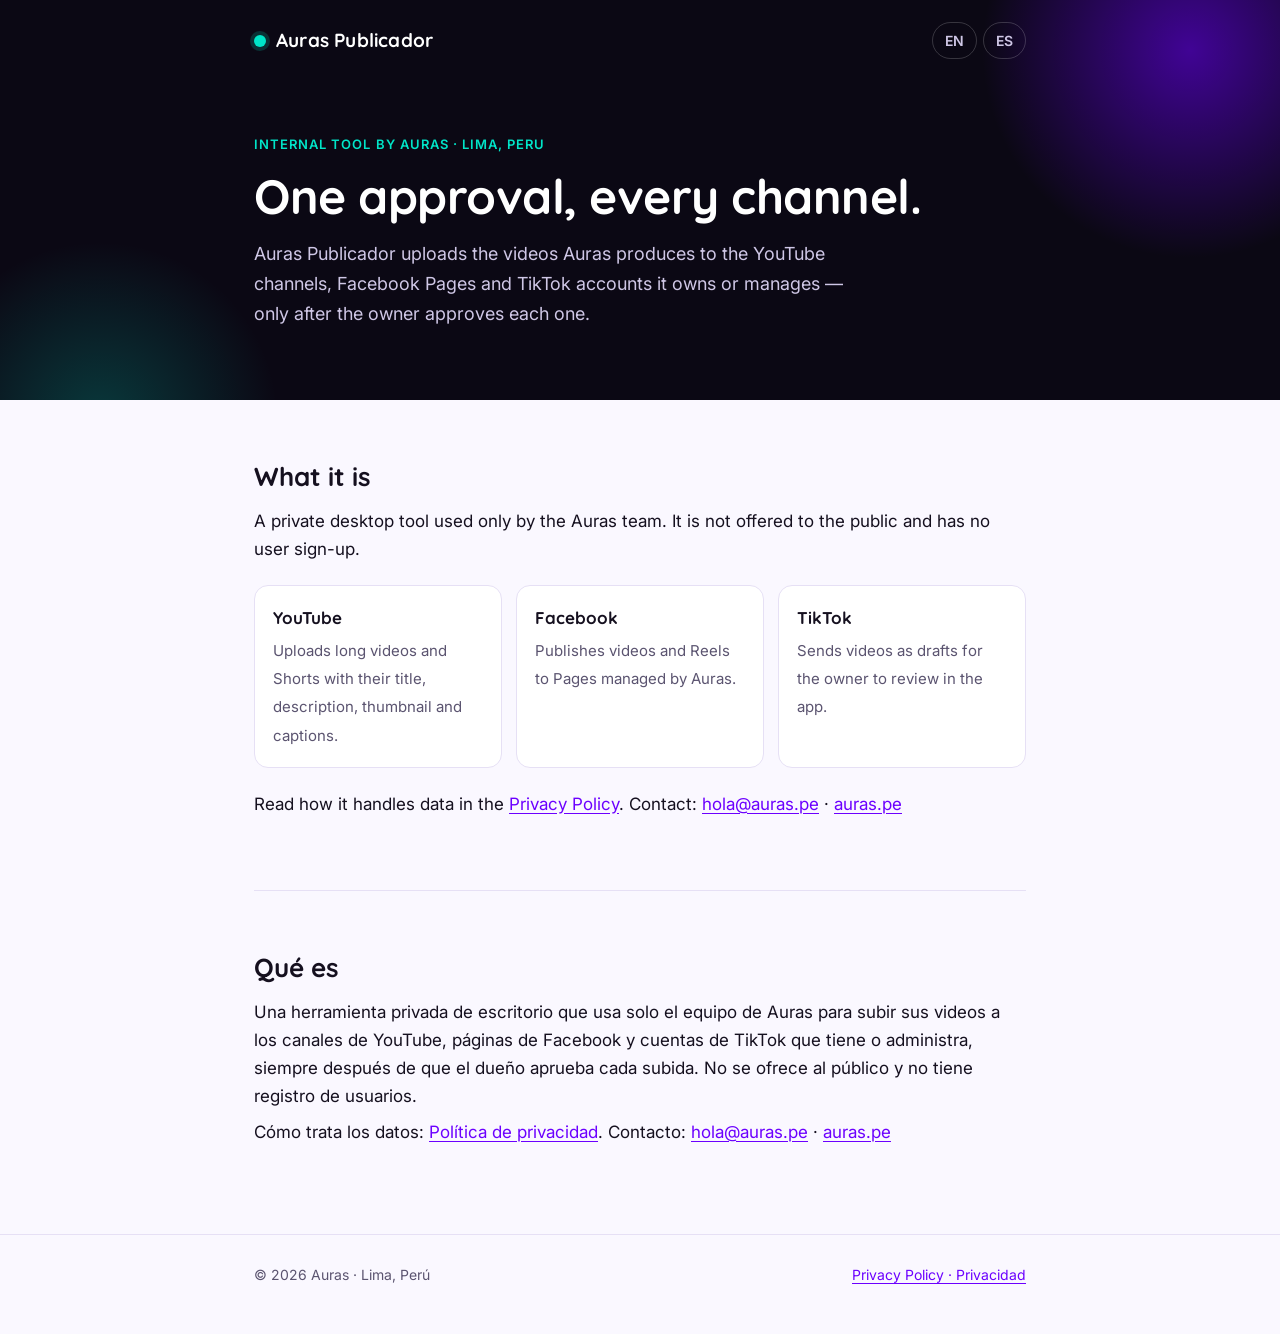
<file: publicador/index.html>
<!DOCTYPE html>
<html lang="en">
<head>
<meta charset="utf-8">
<meta name="viewport" content="width=device-width,initial-scale=1">
<title>Auras Publicador</title>
<meta name="description" content="Auras Publicador: the internal tool Auras uses to publish its own videos to YouTube, Facebook and TikTok.">
<link rel="preconnect" href="https://fonts.googleapis.com"><link rel="preconnect" href="https://fonts.gstatic.com" crossorigin>
<link href="https://fonts.googleapis.com/css2?family=Inter:wght@400;600&family=Quicksand:wght@600;700&display=swap" rel="stylesheet">
<link rel="stylesheet" href="estilo.css">
</head>
<body>
<header class="cabecera">
  <div class="envoltura">
    <nav class="barra">
      <a class="marca" href="./"><span class="punto"></span>Auras Publicador</a>
      <div class="idiomas"><a href="#en">EN</a><a href="#es">ES</a></div>
    </nav>
    <div class="titular">
      <span class="etiqueta">Internal tool by Auras · Lima, Peru</span>
      <h1>One approval, every channel.</h1>
      <p class="bajada">Auras Publicador uploads the videos Auras produces to the YouTube channels, Facebook Pages and TikTok accounts it owns or manages — only after the owner approves each one.</p>
    </div>
  </div>
</header>

<main class="envoltura">
<section class="idioma" id="en" lang="en">
  <h2>What it is</h2>
  <p>A private desktop tool used only by the Auras team. It is not offered to the public and has no user sign-up.</p>
  <div class="tarjetas">
    <div class="tarjeta"><b>YouTube</b><span>Uploads long videos and Shorts with their title, description, thumbnail and captions.</span></div>
    <div class="tarjeta"><b>Facebook</b><span>Publishes videos and Reels to Pages managed by Auras.</span></div>
    <div class="tarjeta"><b>TikTok</b><span>Sends videos as drafts for the owner to review in the app.</span></div>
  </div>
  <p>Read how it handles data in the <a href="privacidad.html">Privacy Policy</a>. Contact: <a href="mailto:hola@auras.pe">hola@auras.pe</a> · <a href="https://auras.pe">auras.pe</a></p>
</section>

<section class="idioma" id="es" lang="es">
  <h2>Qué es</h2>
  <p>Una herramienta privada de escritorio que usa solo el equipo de Auras para subir sus videos a los canales de YouTube, páginas de Facebook y cuentas de TikTok que tiene o administra, siempre después de que el dueño aprueba cada subida. No se ofrece al público y no tiene registro de usuarios.</p>
  <p>Cómo trata los datos: <a href="privacidad.html#es">Política de privacidad</a>. Contacto: <a href="mailto:hola@auras.pe">hola@auras.pe</a> · <a href="https://auras.pe">auras.pe</a></p>
</section>
</main>

<footer><div class="envoltura"><span>© 2026 Auras · Lima, Perú</span><span><a href="privacidad.html">Privacy Policy · Privacidad</a></span></div></footer>
</body>
</html>
</file>
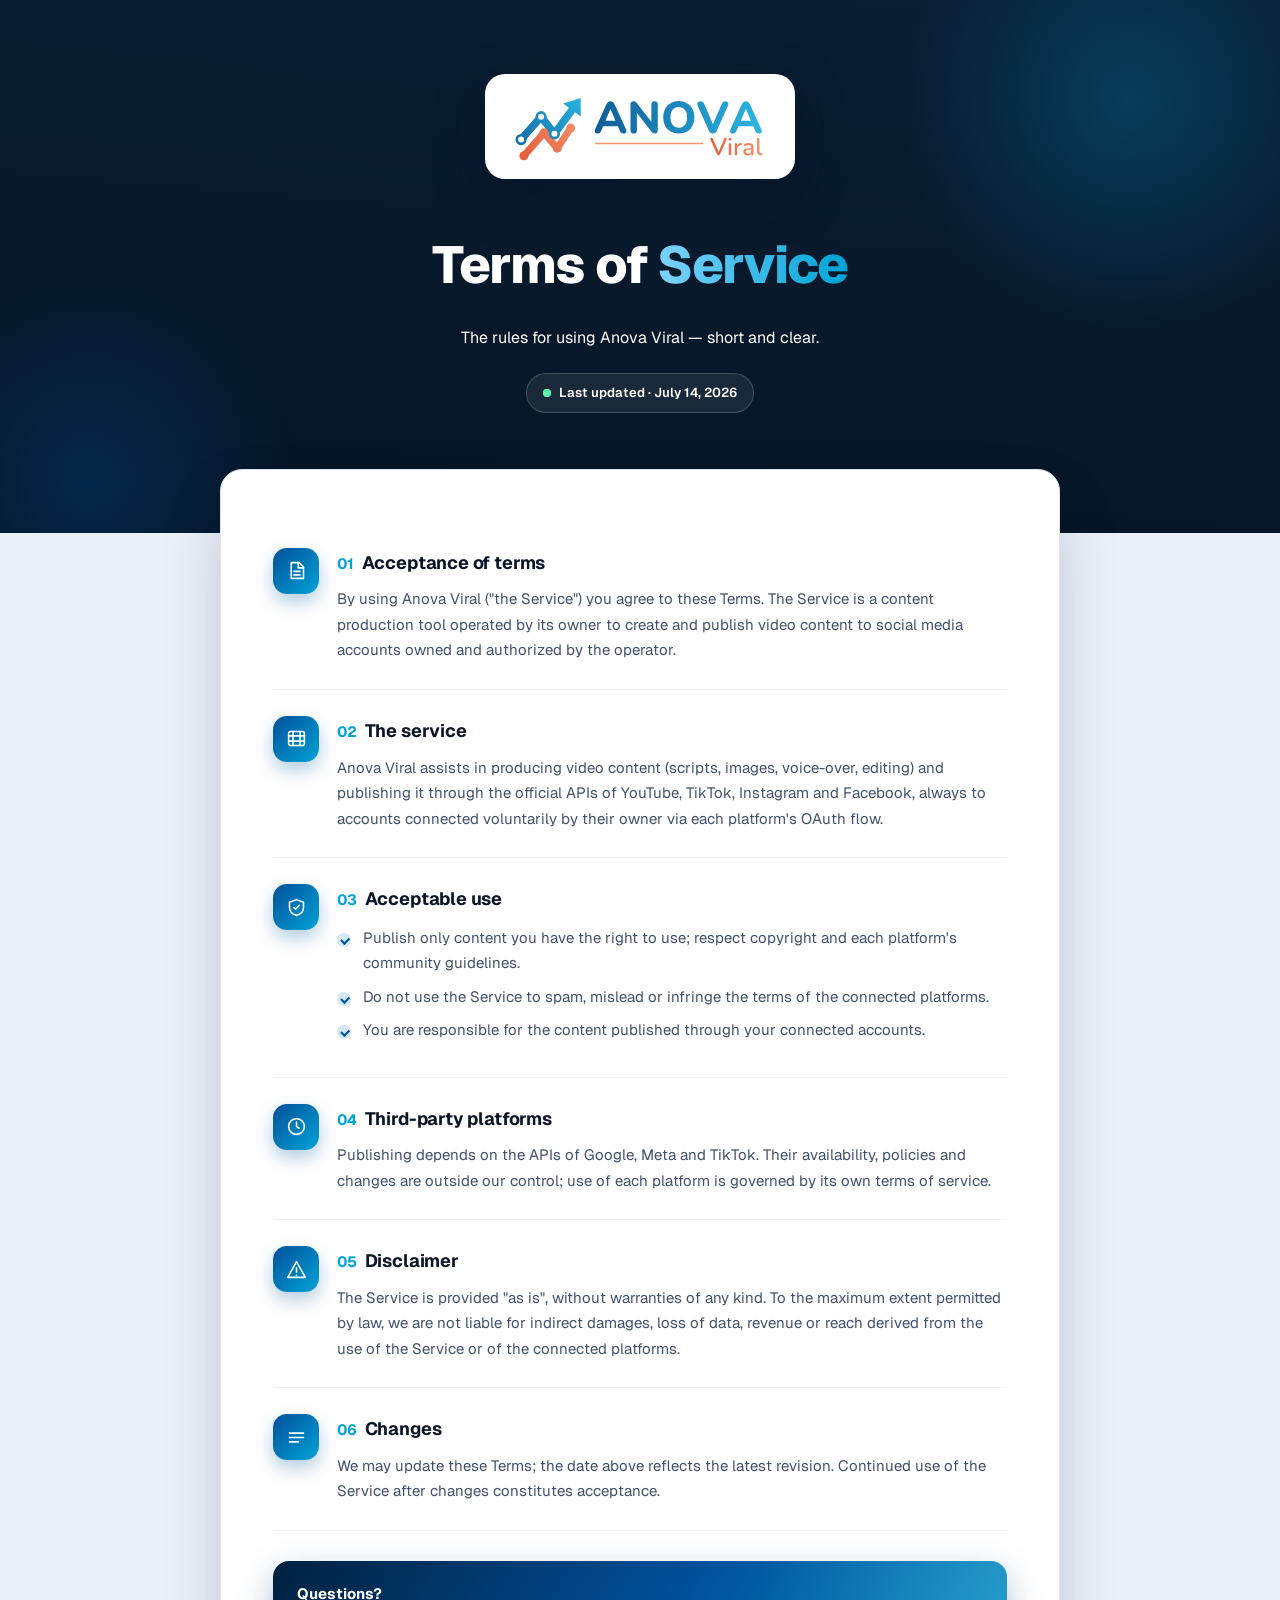
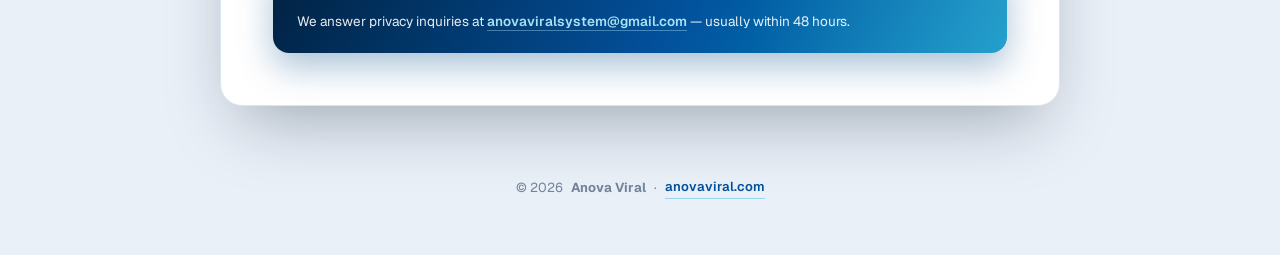
<file: condiciones.html>
<!DOCTYPE html>
<html lang="en">
<head>
<meta charset="UTF-8">
<meta name="viewport" content="width=device-width, initial-scale=1.0">
<title>Terms of Service · Anova Viral</title>
<meta name="description" content="Terms of Service of Anova Viral — faceless video studio.">
<link rel="preconnect" href="https://fonts.googleapis.com">
<link rel="preconnect" href="https://fonts.gstatic.com" crossorigin>
<link href="https://fonts.googleapis.com/css2?family=Geist:wght@400;500;600;700;800&display=swap" rel="stylesheet">
<style>
  :root{
    --navy:#061525; --navy2:#0a1d33; --azul:#02509b; --cian:#00a3d6;
    --txt:#0c1626; --mut:#748499; --line:#dbe4f0; --bg:#eaf0f8;
    --grad:linear-gradient(135deg,#02509b,#00a3d6);
  }
  *{ box-sizing:border-box; margin:0; padding:0; }
  html{ scroll-behavior:smooth; }
  body{ font-family:'Geist', system-ui, -apple-system, sans-serif; background:var(--bg); color:var(--txt);
    -webkit-font-smoothing:antialiased; line-height:1.7; }
  ::selection{ background:rgba(0,163,214,.28); }

  @keyframes fadeUp{ from{ opacity:0; transform:translateY(18px);} to{ opacity:1; transform:none;} }
  @keyframes shimmer{ 0%{ background-position:-160% 0;} 100%{ background-position:260% 0;} }
  @keyframes floaty{ 0%,100%{ transform:translateY(0);} 50%{ transform:translateY(-5px);} }
  @keyframes ringPulse{ 0%{ transform:scale(.9); opacity:.5;} 70%{ transform:scale(1.6); opacity:0;} 100%{ opacity:0;} }

  /* ---------- HERO ---------- */
  .hero{ position:relative; overflow:hidden; background:linear-gradient(185deg,#0a1d33 0%,#061525 100%); color:#fff;
    padding:74px 24px 120px; text-align:center; }
  .hero::before{ content:''; position:absolute; top:-140px; right:-90px; width:480px; height:480px; border-radius:50%;
    background:radial-gradient(circle, rgba(0,144,196,.28), transparent 68%); pointer-events:none; }
  .hero::after{ content:''; position:absolute; bottom:-160px; left:-120px; width:420px; height:420px; border-radius:50%;
    background:radial-gradient(circle, rgba(2,80,155,.30), transparent 70%); pointer-events:none; }
  .logopill{ position:relative; display:inline-block; background:#fff; border-radius:20px; padding:18px 30px 14px;
    box-shadow:0 18px 44px rgba(4,18,35,.5); animation:fadeUp .6s ease both, floaty 5s ease-in-out 1s infinite; }
  .logopill svg{ display:block; width:min(250px,60vw); height:auto; }
  .hero h1{ position:relative; font-size:clamp(34px,6vw,52px); font-weight:800; letter-spacing:-.02em; margin-top:34px;
    animation:fadeUp .6s ease .1s both; }
  .hero h1 em{ font-style:normal; background:linear-gradient(90deg,#7dd3fc,#00a3d6); -webkit-background-clip:text;
    background-clip:text; color:transparent; }
  .hero p{ position:relative; opacity:.78; margin-top:14px; font-size:16px; animation:fadeUp .6s ease .18s both; }
  .chipdate{ position:relative; display:inline-flex; align-items:center; gap:8px; margin-top:22px; font-size:13px; font-weight:600;
    background:rgba(255,255,255,.08); border:1px solid rgba(255,255,255,.18); border-radius:99px; padding:8px 16px;
    backdrop-filter:blur(6px); animation:fadeUp .6s ease .26s both; }
  .chipdate .dot{ position:relative; width:8px; height:8px; }
  .chipdate .dot::before{ content:''; position:absolute; inset:0; border-radius:50%; background:#5ff0b0; animation:ringPulse 2.2s ease-out infinite; }
  .chipdate .dot::after{ content:''; position:absolute; inset:0; border-radius:50%; background:#5ff0b0; }

  /* ---------- CARD ---------- */
  .wrap{ position:relative; max-width:880px; margin:-64px auto 70px; padding:0 20px; }
  .card{ background:#fff; border:1px solid var(--line); border-radius:22px; padding:clamp(28px,5vw,52px);
    box-shadow:0 30px 70px -20px rgba(6,21,37,.35); animation:fadeUp .6s ease .3s both; }

  .sec{ display:flex; gap:18px; padding:26px 0; border-bottom:1px solid #eef2f7; }
  .sec:last-of-type{ border-bottom:none; }
  .ic{ flex:none; width:46px; height:46px; border-radius:14px; background:var(--grad); color:#fff;
    display:flex; align-items:center; justify-content:center; box-shadow:0 8px 18px rgba(2,88,158,.30); }
  .sec h2{ font-size:18px; font-weight:700; letter-spacing:-.01em; margin-bottom:8px; }
  .sec h2 small{ color:var(--cian); font-weight:700; margin-right:8px; }
  .sec p, .sec li{ font-size:15px; color:#41506b; }
  .sec ul{ margin:10px 0 0; list-style:none; }
  .sec li{ position:relative; padding-left:26px; margin-bottom:8px; }
  .sec li::before{ content:''; position:absolute; left:0; top:8px; width:14px; height:14px; border-radius:50%;
    background:linear-gradient(135deg,rgba(2,80,155,.15),rgba(0,163,214,.2)); }
  .sec li::after{ content:''; position:absolute; left:4px; top:12px; width:6px; height:3.5px;
    border-left:2px solid var(--azul); border-bottom:2px solid var(--azul); transform:rotate(-45deg); }
  a{ color:var(--azul); font-weight:600; text-decoration:none; border-bottom:1.5px solid rgba(0,163,214,.35); }
  a:hover{ border-bottom-color:var(--cian); }

  .note{ margin-top:30px; border-radius:16px; padding:20px 24px; color:#fff; position:relative; overflow:hidden;
    background:linear-gradient(120deg,#012140 0%,#02509b 55%,#0090c4 100%); box-shadow:0 14px 34px rgba(12,80,140,.35); }
  .note::before{ content:''; position:absolute; inset:0;
    background:linear-gradient(100deg, transparent 30%, rgba(255,255,255,.18) 50%, transparent 70%);
    background-size:220% 100%; animation:shimmer 6s linear infinite; }
  .note b{ display:block; font-size:15px; margin-bottom:4px; position:relative; }
  .note p{ font-size:13.5px; opacity:.9; position:relative; }
  .note a{ color:#bdf3ff; border-bottom-color:rgba(189,243,255,.4); }

  footer{ text-align:center; padding:0 20px 56px; color:var(--mut); font-size:13px; }
  footer .mini{ display:inline-flex; align-items:center; gap:8px; }
  @media (max-width:560px){ .sec{ flex-direction:column; gap:10px; } }
</style>
</head>
<body>

<div class="hero">
  <div class="logopill"><svg xmlns="http://www.w3.org/2000/svg" viewBox="0 0 839 245"><defs><linearGradient id="blue" x1="20" y1="170" x2="170" y2="30" gradientUnits="userSpaceOnUse"><stop offset="0" stop-color="#0E5C97"/><stop offset="1" stop-color="#2CB6E2"/></linearGradient><linearGradient id="coral" x1="30" y1="160" x2="170" y2="80" gradientUnits="userSpaceOnUse"><stop offset="0" stop-color="#E45B39"/><stop offset="1" stop-color="#F4946D"/></linearGradient><linearGradient id="bt" x1="264" y1="0" x2="831.3" y2="0" gradientUnits="userSpaceOnUse"><stop offset="0" stop-color="#0E5C97"/><stop offset="1" stop-color="#2CB6E2"/></linearGradient><linearGradient id="ct" x1="654.3" y1="0" x2="831.3" y2="0" gradientUnits="userSpaceOnUse"><stop offset="0" stop-color="#E45B39"/><stop offset="1" stop-color="#F4946D"/></linearGradient></defs><g transform="translate(-34,-26) scale(1.60)"><g stroke-linecap="round" stroke-linejoin="round" fill="none"><path d="M 40.00,150.00 L 82.00,102.00 L 110.00,134.00 L 138.00,92.00" stroke="url(#coral)" stroke-width="15"/><path d="M 34.00,116.00 L 76.00,68.00 L 104.00,104.00 L 144.22,49.16" stroke="url(#blue)" stroke-width="16"/></g><path d="M 159.00,29.00 L 159.22,67.60 L 122.12,40.40 Z" fill="url(#blue)"/><g fill="url(#coral)"><circle cx="40" cy="150" r="9.5"/><circle cx="82" cy="102" r="9.5"/><circle cx="110" cy="134" r="9.5"/><circle cx="138" cy="92" r="9.5"/></g><g fill="#fff" stroke="url(#blue)" stroke-width="5.5"><circle cx="34" cy="116" r="9"/><circle cx="76" cy="68" r="9"/><circle cx="104" cy="104" r="9"/></g></g><path d="M277.65 139.35Q273.45 139.35 270.825 137.39999999999998Q268.2 135.45 267.525 132.14999999999998Q266.85 128.85 268.8 124.8L307.2 40.650000000000006Q309.6 35.55 312.9 33.225Q316.2 30.900000000000006 320.55 30.900000000000006Q324.9 30.900000000000006 328.2 33.225Q331.5 35.55 333.75 40.650000000000006L372.45 124.8Q374.4 128.85 373.875 132.225Q373.35 135.6 370.8 137.475Q368.25 139.35 364.2 139.35Q359.1 139.35 356.32500000000005 136.95Q353.55 134.55 351.45 129.45L342.45 108.6L351.75 115.05H289.2L298.5 108.6L289.65 129.45Q287.4 134.7 284.92499999999995 137.02499999999998Q282.45 139.35 277.65 139.35ZM320.25 57.0 301.05 102.75 297.0 96.9H343.95L339.9 102.75L320.55 57.0Z M398.4 139.35Q393.15 139.35 390.375 136.425Q387.59999999999997 133.5 387.59999999999997 128.1V42.60000000000001Q387.59999999999997 36.900000000000006 390.375 33.900000000000006Q393.15 30.900000000000006 397.8 30.900000000000006Q401.84999999999997 30.900000000000006 404.025 32.475Q406.2 34.05 409.05 37.650000000000006L461.7 104.7H457.65V42.0Q457.65 36.75 460.42499999999995 33.825Q463.2 30.900000000000006 468.45 30.900000000000006Q473.7 30.900000000000006 476.475 33.825Q479.25 36.75 479.25 42.0V128.55Q479.25 133.5 476.7 136.425Q474.15 139.35 469.79999999999995 139.35Q465.59999999999997 139.35 463.125 137.7Q460.65 136.05 457.79999999999995 132.45L405.3 65.4H409.2V128.1Q409.2 133.5 406.5 136.425Q403.8 139.35 398.4 139.35Z M549.6 139.65Q534.0 139.65 522.225 132.825Q510.45 126.0 503.92499999999995 113.7Q497.4 101.4 497.4 85.05000000000001Q497.4 72.60000000000001 501.075 62.62500000000001Q504.75 52.650000000000006 511.65 45.525000000000006Q518.55 38.400000000000006 528.2249999999999 34.50000000000001Q537.9 30.60000000000001 549.6 30.60000000000001Q565.5 30.60000000000001 577.2 37.35000000000001Q588.9 44.10000000000001 595.425 56.325Q601.9499999999999 68.55 601.9499999999999 84.9Q601.9499999999999 97.35 598.1999999999999 107.4Q594.4499999999999 117.45 587.55 124.65Q580.65 131.85 571.05 135.75Q561.4499999999999 139.65 549.6 139.65ZM549.6 119.85Q558.4499999999999 119.85 564.675 115.725Q570.9 111.6 574.275 103.725Q577.65 95.85 577.65 85.05000000000001Q577.65 68.55 570.3 59.475Q562.9499999999999 50.400000000000006 549.6 50.400000000000006Q540.9 50.400000000000006 534.5999999999999 54.45Q528.3 58.5 525.0 66.3Q521.6999999999999 74.1 521.6999999999999 85.05000000000001Q521.6999999999999 101.4 529.05 110.625Q536.4 119.85 549.6 119.85Z M663.9 139.35Q659.0999999999999 139.35 656.0249999999999 137.175Q652.9499999999999 135.0 651.0 130.5L613.1999999999999 46.5Q611.0999999999999 42.0 612.0 38.475Q612.9 34.95 615.75 32.925000000000004Q618.5999999999999 30.900000000000006 622.65 30.900000000000006Q627.75 30.900000000000006 630.45 33.225Q633.15 35.55 634.9499999999999 40.05L668.0999999999999 116.7H660.5999999999999L693.75 39.900000000000006Q695.6999999999999 35.400000000000006 698.3999999999999 33.150000000000006Q701.0999999999999 30.900000000000006 705.9 30.900000000000006Q709.9499999999999 30.900000000000006 712.5749999999999 32.925000000000004Q715.1999999999999 34.95 715.875 38.475Q716.55 42.0 714.5999999999999 46.5L676.8 130.5Q674.6999999999999 135.0 671.7749999999999 137.175Q668.8499999999999 139.35 663.9 139.35Z M731.9999999999999 139.35Q727.8 139.35 725.175 137.39999999999998Q722.55 135.45 721.875 132.14999999999998Q721.1999999999999 128.85 723.1499999999999 124.8L761.55 40.650000000000006Q763.9499999999999 35.55 767.25 33.225Q770.55 30.900000000000006 774.8999999999999 30.900000000000006Q779.2499999999999 30.900000000000006 782.55 33.225Q785.8499999999999 35.55 788.0999999999999 40.650000000000006L826.8 124.8Q828.7499999999999 128.85 828.2249999999999 132.225Q827.6999999999999 135.6 825.1499999999999 137.475Q822.5999999999999 139.35 818.55 139.35Q813.4499999999999 139.35 810.675 136.95Q807.8999999999999 134.55 805.8 129.45L796.8 108.6L806.0999999999999 115.05H743.55L752.8499999999999 108.6L743.9999999999999 129.45Q741.7499999999999 134.7 739.2749999999999 137.02499999999998Q736.8 139.35 731.9999999999999 139.35ZM774.5999999999999 57.0 755.3999999999999 102.75 751.3499999999999 96.9H798.3L794.2499999999999 102.75L774.8999999999999 57.0Z" fill="url(#bt)"/><rect x="268.0" y="170" width="364.3" height="5.5" rx="2.75" fill="url(#coral)"/><path d="M682.962 212.574Q681.1579999999999 212.574 679.9689999999999 211.71300000000002Q678.78 210.852 678.0419999999999 209.13L655.9839999999999 159.192Q655.328 157.47 655.656 156.24Q655.9839999999999 155.01 657.009 154.313Q658.034 153.61599999999999 659.51 153.61599999999999Q661.396 153.61599999999999 662.3799999999999 154.43599999999998Q663.3639999999999 155.256 664.02 156.89600000000002L684.684 204.784H681.65L702.15 156.814Q702.8879999999999 155.256 703.913 154.43599999999998Q704.938 153.61599999999999 706.742 153.61599999999999Q708.218 153.61599999999999 709.161 154.313Q710.1039999999999 155.01 710.3499999999999 156.24Q710.596 157.47 709.858 159.192L687.882 209.13Q687.1439999999999 210.852 685.9959999999999 211.71300000000002Q684.848 212.574 682.962 212.574Z M721.584 212.492Q719.6159999999999 212.492 718.55 211.303Q717.4839999999999 210.114 717.4839999999999 207.982V176.002Q717.4839999999999 173.87 718.55 172.722Q719.6159999999999 171.574 721.584 171.574Q723.5519999999999 171.574 724.6589999999999 172.722Q725.766 173.87 725.766 176.002V207.982Q725.766 210.114 724.6999999999999 211.303Q723.6339999999999 212.492 721.584 212.492ZM721.584 163.046Q719.1239999999999 163.046 717.771 161.816Q716.4179999999999 160.586 716.4179999999999 158.372Q716.4179999999999 156.076 717.771 154.887Q719.1239999999999 153.698 721.584 153.698Q724.0439999999999 153.698 725.3969999999999 154.887Q726.7499999999999 156.076 726.7499999999999 158.372Q726.7499999999999 160.586 725.3969999999999 161.816Q724.0439999999999 163.046 721.584 163.046Z M741.592 212.574Q739.5419999999999 212.574 738.4759999999999 211.467Q737.41 210.36 737.41 208.392V175.59199999999998Q737.41 173.542 738.4759999999999 172.476Q739.5419999999999 171.41 741.428 171.41Q743.396 171.41 744.4209999999999 172.476Q745.4459999999999 173.542 745.4459999999999 175.59199999999998V181.578H744.626Q745.938 176.65800000000002 749.4639999999999 174.116Q752.99 171.574 758.4839999999999 171.164Q759.9599999999999 171.082 760.8209999999999 171.902Q761.682 172.722 761.764 174.444Q761.928 176.166 761.0260000000001 177.191Q760.124 178.216 758.2379999999999 178.38L756.68 178.54399999999998Q751.3499999999999 179.036 748.5619999999999 181.906Q745.774 184.776 745.774 189.778V208.392Q745.774 210.36 744.749 211.467Q743.7239999999999 212.574 741.592 212.574Z M780.788 212.738Q776.606 212.738 773.285 211.098Q769.9639999999999 209.458 768.078 206.67000000000002Q766.192 203.882 766.192 200.356Q766.192 195.928 768.447 193.345Q770.702 190.762 775.909 189.655Q781.116 188.548 789.972 188.548H793.826V193.632H790.054Q784.15 193.632 780.7059999999999 194.20600000000002Q777.262 194.78 775.827 196.13299999999998Q774.3919999999999 197.486 774.3919999999999 199.864Q774.3919999999999 202.98 776.5239999999999 204.90699999999998Q778.656 206.834 782.428 206.834Q785.462 206.834 787.758 205.399Q790.054 203.964 791.4069999999999 201.50400000000002Q792.76 199.044 792.76 195.846V186.416Q792.76 181.742 790.7919999999999 179.692Q788.824 177.642 784.314 177.642Q781.6899999999999 177.642 778.8609999999999 178.298Q776.0319999999999 178.954 772.9979999999999 180.512Q771.6039999999999 181.168 770.6199999999999 180.922Q769.636 180.676 769.0619999999999 179.815Q768.4879999999999 178.954 768.4469999999999 177.929Q768.406 176.904 768.939 175.92000000000002Q769.472 174.936 770.784 174.444Q774.3919999999999 172.722 777.9179999999999 171.98399999999998Q781.444 171.24599999999998 784.56 171.24599999999998Q790.054 171.24599999999998 793.621 172.968Q797.188 174.69 798.91 178.216Q800.632 181.742 800.632 187.31799999999998V208.392Q800.632 210.36 799.6479999999999 211.467Q798.664 212.574 796.778 212.574Q794.9739999999999 212.574 793.9079999999999 211.467Q792.842 210.36 792.842 208.392V203.062H793.5799999999999Q792.924 206.096 791.1610000000001 208.269Q789.398 210.442 786.774 211.59Q784.15 212.738 780.788 212.738Z M824.904 212.738Q818.5079999999999 212.738 815.269 209.007Q812.03 205.276 812.03 198.224V157.798Q812.03 155.748 813.096 154.682Q814.1619999999999 153.61599999999999 816.13 153.61599999999999Q818.098 153.61599999999999 819.2049999999999 154.682Q820.312 155.748 820.312 157.798V197.732Q820.312 201.832 821.9929999999999 203.841Q823.674 205.85 826.872 205.85Q827.61 205.85 828.184 205.809Q828.7579999999999 205.768 829.332 205.686Q830.3159999999999 205.604 830.7259999999999 206.219Q831.136 206.834 831.136 208.72Q831.136 210.442 830.3979999999999 211.385Q829.66 212.328 828.02 212.574Q827.2819999999999 212.656 826.462 212.697Q825.6419999999999 212.738 824.904 212.738Z" fill="url(#ct)"/></svg></div>
  <h1>Terms of <em>Service</em></h1>
  <p>The rules for using Anova Viral — short and clear.</p>
  <span class="chipdate"><span class="dot"></span> Last updated · July 14, 2026</span>
</div>

<div class="wrap">
  <div class="card">

    
    <div class="sec">
      <div class="ic"><svg width="21" height="21" viewBox="0 0 24 24" fill="none" stroke="currentColor" stroke-width="1.8" stroke-linecap="round" stroke-linejoin="round"><path d="M6 3h9l5 5v13H6z"/><path d="M14 3v6h6"/><path d="M9 13h7M9 17h7"/></svg></div>
      <div><h2><small>01</small>Acceptance of terms</h2>
      <p>By using Anova Viral ("the Service") you agree to these Terms. The Service is a content production tool operated by its owner to create and publish video content to social media accounts owned and authorized by the operator.</p></div>
    </div>
    <div class="sec">
      <div class="ic"><svg width="21" height="21" viewBox="0 0 24 24" fill="none" stroke="currentColor" stroke-width="1.8" stroke-linecap="round" stroke-linejoin="round"><rect x="3" y="4" width="18" height="16" rx="2"/><path d="M3 9h18M3 15h18M8 4v16M16 4v16"/></svg></div>
      <div><h2><small>02</small>The service</h2>
      <p>Anova Viral assists in producing video content (scripts, images, voice-over, editing) and publishing it through the official APIs of YouTube, TikTok, Instagram and Facebook, always to accounts connected voluntarily by their owner via each platform's OAuth flow.</p></div>
    </div>
    <div class="sec">
      <div class="ic"><svg width="21" height="21" viewBox="0 0 24 24" fill="none" stroke="currentColor" stroke-width="1.8" stroke-linecap="round" stroke-linejoin="round"><path d="M12 3 4 6v6c0 4.5 3.2 7.6 8 9 4.8-1.4 8-4.5 8-9V6z"/><path d="m9 12 2 2 4-4.5"/></svg></div>
      <div><h2><small>03</small>Acceptable use</h2>
      <ul><li>Publish only content you have the right to use; respect copyright and each platform's community guidelines.</li>
      <li>Do not use the Service to spam, mislead or infringe the terms of the connected platforms.</li>
      <li>You are responsible for the content published through your connected accounts.</li></ul></div>
    </div>
    <div class="sec">
      <div class="ic"><svg width="21" height="21" viewBox="0 0 24 24" fill="none" stroke="currentColor" stroke-width="1.8" stroke-linecap="round" stroke-linejoin="round"><circle cx="12" cy="12" r="9"/><path d="M12 7v5l3 2"/></svg></div>
      <div><h2><small>04</small>Third-party platforms</h2>
      <p>Publishing depends on the APIs of Google, Meta and TikTok. Their availability, policies and changes are outside our control; use of each platform is governed by its own terms of service.</p></div>
    </div>
    <div class="sec">
      <div class="ic"><svg width="21" height="21" viewBox="0 0 24 24" fill="none" stroke="currentColor" stroke-width="1.8" stroke-linecap="round" stroke-linejoin="round"><path d="M12 3 2 21h20z"/><path d="M12 10v5"/><path d="M12 18.5h.01"/></svg></div>
      <div><h2><small>05</small>Disclaimer</h2>
      <p>The Service is provided "as is", without warranties of any kind. To the maximum extent permitted by law, we are not liable for indirect damages, loss of data, revenue or reach derived from the use of the Service or of the connected platforms.</p></div>
    </div>
    <div class="sec">
      <div class="ic"><svg width="21" height="21" viewBox="0 0 24 24" fill="none" stroke="currentColor" stroke-width="1.8" stroke-linecap="round" stroke-linejoin="round"><path d="M4 7h16M4 12h16M4 17h10"/></svg></div>
      <div><h2><small>06</small>Changes</h2>
      <p>We may update these Terms; the date above reflects the latest revision. Continued use of the Service after changes constitutes acceptance.</p></div>
    </div>
<div class="note">
      <b>Questions?</b>
      <p>We answer privacy inquiries at <a href="mailto:anovaviralsystem@gmail.com">anovaviralsystem@gmail.com</a> — usually within 48 hours.</p>
    </div>

  </div>
</div>

<footer>
  <span class="mini">© 2026 <b>Anova Viral</b> · <a href="https://www.anovaviral.com">anovaviral.com</a></span>
</footer>

</body>
</html>
</file>
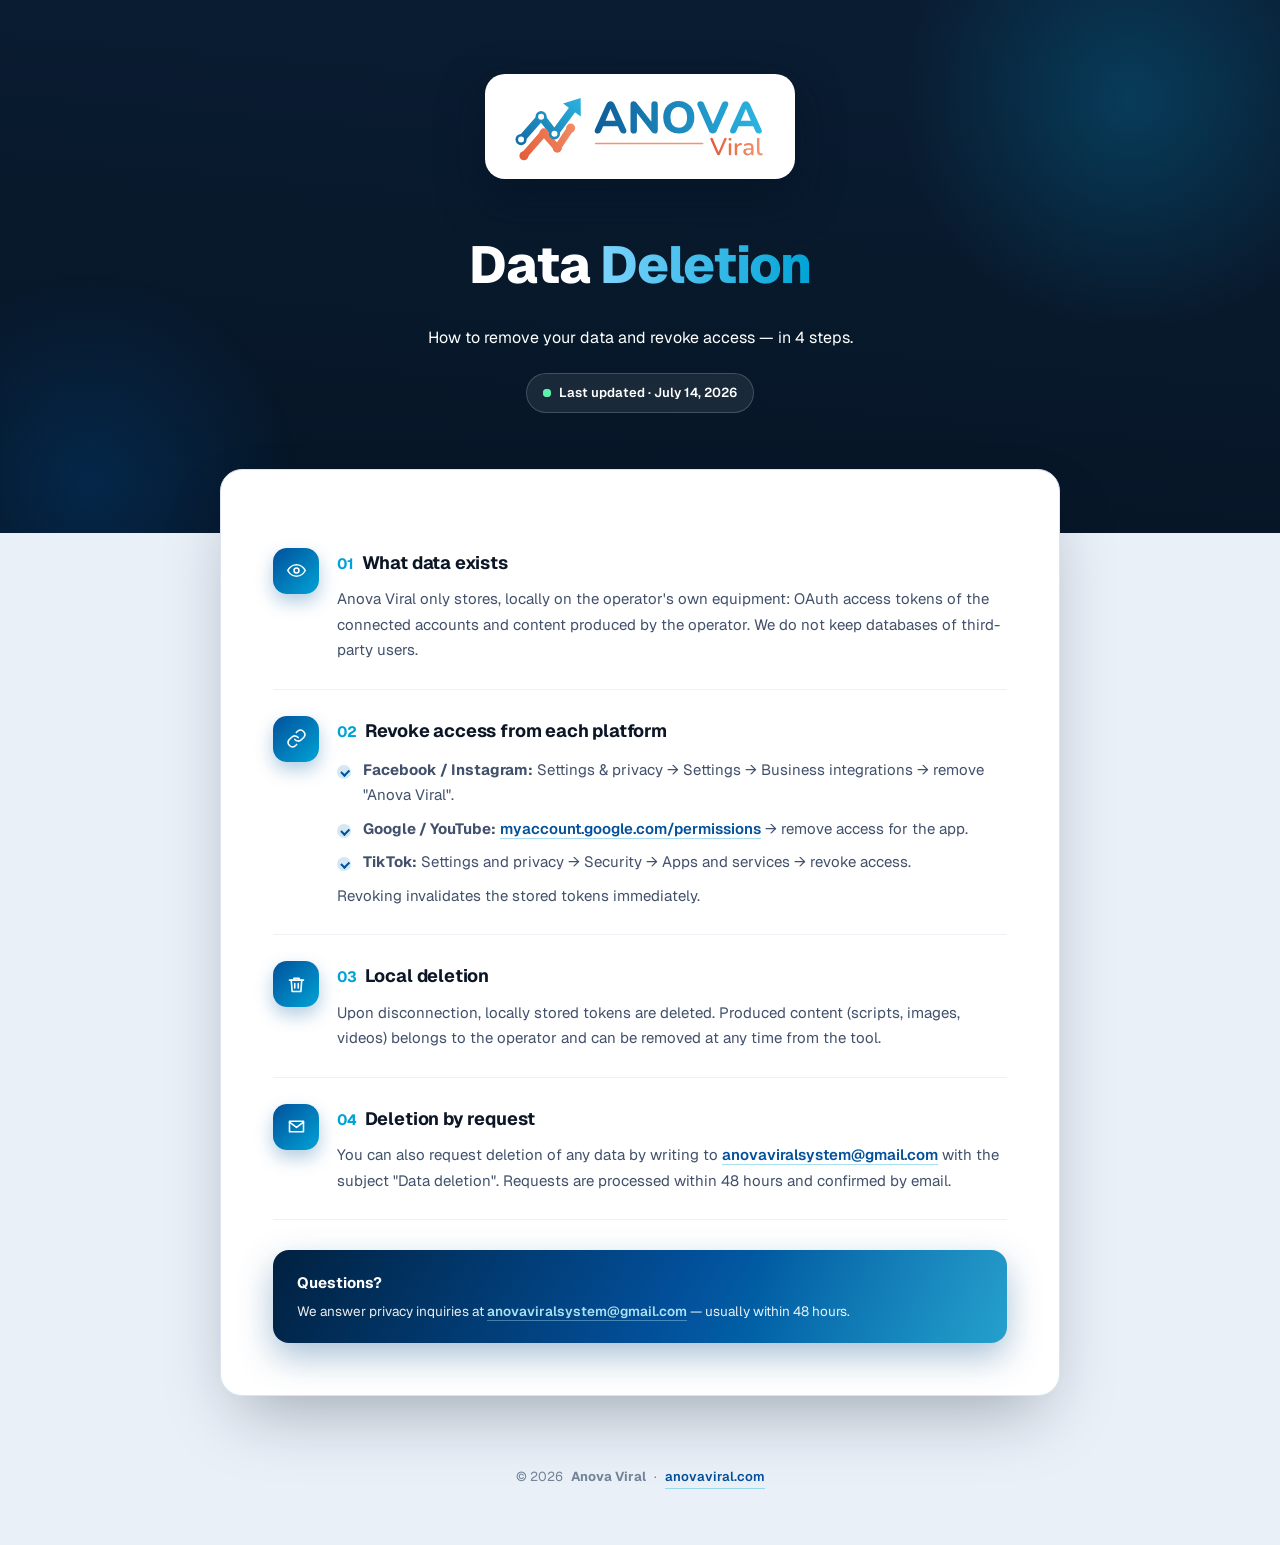
<file: eliminacion-datos.html>
<!DOCTYPE html>
<html lang="en">
<head>
<meta charset="UTF-8">
<meta name="viewport" content="width=device-width, initial-scale=1.0">
<title>Data Deletion · Anova Viral</title>
<meta name="description" content="How to delete your data from Anova Viral.">
<link rel="preconnect" href="https://fonts.googleapis.com">
<link rel="preconnect" href="https://fonts.gstatic.com" crossorigin>
<link href="https://fonts.googleapis.com/css2?family=Geist:wght@400;500;600;700;800&display=swap" rel="stylesheet">
<style>
  :root{
    --navy:#061525; --navy2:#0a1d33; --azul:#02509b; --cian:#00a3d6;
    --txt:#0c1626; --mut:#748499; --line:#dbe4f0; --bg:#eaf0f8;
    --grad:linear-gradient(135deg,#02509b,#00a3d6);
  }
  *{ box-sizing:border-box; margin:0; padding:0; }
  html{ scroll-behavior:smooth; }
  body{ font-family:'Geist', system-ui, -apple-system, sans-serif; background:var(--bg); color:var(--txt);
    -webkit-font-smoothing:antialiased; line-height:1.7; }
  ::selection{ background:rgba(0,163,214,.28); }

  @keyframes fadeUp{ from{ opacity:0; transform:translateY(18px);} to{ opacity:1; transform:none;} }
  @keyframes shimmer{ 0%{ background-position:-160% 0;} 100%{ background-position:260% 0;} }
  @keyframes floaty{ 0%,100%{ transform:translateY(0);} 50%{ transform:translateY(-5px);} }
  @keyframes ringPulse{ 0%{ transform:scale(.9); opacity:.5;} 70%{ transform:scale(1.6); opacity:0;} 100%{ opacity:0;} }

  /* ---------- HERO ---------- */
  .hero{ position:relative; overflow:hidden; background:linear-gradient(185deg,#0a1d33 0%,#061525 100%); color:#fff;
    padding:74px 24px 120px; text-align:center; }
  .hero::before{ content:''; position:absolute; top:-140px; right:-90px; width:480px; height:480px; border-radius:50%;
    background:radial-gradient(circle, rgba(0,144,196,.28), transparent 68%); pointer-events:none; }
  .hero::after{ content:''; position:absolute; bottom:-160px; left:-120px; width:420px; height:420px; border-radius:50%;
    background:radial-gradient(circle, rgba(2,80,155,.30), transparent 70%); pointer-events:none; }
  .logopill{ position:relative; display:inline-block; background:#fff; border-radius:20px; padding:18px 30px 14px;
    box-shadow:0 18px 44px rgba(4,18,35,.5); animation:fadeUp .6s ease both, floaty 5s ease-in-out 1s infinite; }
  .logopill svg{ display:block; width:min(250px,60vw); height:auto; }
  .hero h1{ position:relative; font-size:clamp(34px,6vw,52px); font-weight:800; letter-spacing:-.02em; margin-top:34px;
    animation:fadeUp .6s ease .1s both; }
  .hero h1 em{ font-style:normal; background:linear-gradient(90deg,#7dd3fc,#00a3d6); -webkit-background-clip:text;
    background-clip:text; color:transparent; }
  .hero p{ position:relative; opacity:.78; margin-top:14px; font-size:16px; animation:fadeUp .6s ease .18s both; }
  .chipdate{ position:relative; display:inline-flex; align-items:center; gap:8px; margin-top:22px; font-size:13px; font-weight:600;
    background:rgba(255,255,255,.08); border:1px solid rgba(255,255,255,.18); border-radius:99px; padding:8px 16px;
    backdrop-filter:blur(6px); animation:fadeUp .6s ease .26s both; }
  .chipdate .dot{ position:relative; width:8px; height:8px; }
  .chipdate .dot::before{ content:''; position:absolute; inset:0; border-radius:50%; background:#5ff0b0; animation:ringPulse 2.2s ease-out infinite; }
  .chipdate .dot::after{ content:''; position:absolute; inset:0; border-radius:50%; background:#5ff0b0; }

  /* ---------- CARD ---------- */
  .wrap{ position:relative; max-width:880px; margin:-64px auto 70px; padding:0 20px; }
  .card{ background:#fff; border:1px solid var(--line); border-radius:22px; padding:clamp(28px,5vw,52px);
    box-shadow:0 30px 70px -20px rgba(6,21,37,.35); animation:fadeUp .6s ease .3s both; }

  .sec{ display:flex; gap:18px; padding:26px 0; border-bottom:1px solid #eef2f7; }
  .sec:last-of-type{ border-bottom:none; }
  .ic{ flex:none; width:46px; height:46px; border-radius:14px; background:var(--grad); color:#fff;
    display:flex; align-items:center; justify-content:center; box-shadow:0 8px 18px rgba(2,88,158,.30); }
  .sec h2{ font-size:18px; font-weight:700; letter-spacing:-.01em; margin-bottom:8px; }
  .sec h2 small{ color:var(--cian); font-weight:700; margin-right:8px; }
  .sec p, .sec li{ font-size:15px; color:#41506b; }
  .sec ul{ margin:10px 0 0; list-style:none; }
  .sec li{ position:relative; padding-left:26px; margin-bottom:8px; }
  .sec li::before{ content:''; position:absolute; left:0; top:8px; width:14px; height:14px; border-radius:50%;
    background:linear-gradient(135deg,rgba(2,80,155,.15),rgba(0,163,214,.2)); }
  .sec li::after{ content:''; position:absolute; left:4px; top:12px; width:6px; height:3.5px;
    border-left:2px solid var(--azul); border-bottom:2px solid var(--azul); transform:rotate(-45deg); }
  a{ color:var(--azul); font-weight:600; text-decoration:none; border-bottom:1.5px solid rgba(0,163,214,.35); }
  a:hover{ border-bottom-color:var(--cian); }

  .note{ margin-top:30px; border-radius:16px; padding:20px 24px; color:#fff; position:relative; overflow:hidden;
    background:linear-gradient(120deg,#012140 0%,#02509b 55%,#0090c4 100%); box-shadow:0 14px 34px rgba(12,80,140,.35); }
  .note::before{ content:''; position:absolute; inset:0;
    background:linear-gradient(100deg, transparent 30%, rgba(255,255,255,.18) 50%, transparent 70%);
    background-size:220% 100%; animation:shimmer 6s linear infinite; }
  .note b{ display:block; font-size:15px; margin-bottom:4px; position:relative; }
  .note p{ font-size:13.5px; opacity:.9; position:relative; }
  .note a{ color:#bdf3ff; border-bottom-color:rgba(189,243,255,.4); }

  footer{ text-align:center; padding:0 20px 56px; color:var(--mut); font-size:13px; }
  footer .mini{ display:inline-flex; align-items:center; gap:8px; }
  @media (max-width:560px){ .sec{ flex-direction:column; gap:10px; } }
</style>
</head>
<body>

<div class="hero">
  <div class="logopill"><svg xmlns="http://www.w3.org/2000/svg" viewBox="0 0 839 245"><defs><linearGradient id="blue" x1="20" y1="170" x2="170" y2="30" gradientUnits="userSpaceOnUse"><stop offset="0" stop-color="#0E5C97"/><stop offset="1" stop-color="#2CB6E2"/></linearGradient><linearGradient id="coral" x1="30" y1="160" x2="170" y2="80" gradientUnits="userSpaceOnUse"><stop offset="0" stop-color="#E45B39"/><stop offset="1" stop-color="#F4946D"/></linearGradient><linearGradient id="bt" x1="264" y1="0" x2="831.3" y2="0" gradientUnits="userSpaceOnUse"><stop offset="0" stop-color="#0E5C97"/><stop offset="1" stop-color="#2CB6E2"/></linearGradient><linearGradient id="ct" x1="654.3" y1="0" x2="831.3" y2="0" gradientUnits="userSpaceOnUse"><stop offset="0" stop-color="#E45B39"/><stop offset="1" stop-color="#F4946D"/></linearGradient></defs><g transform="translate(-34,-26) scale(1.60)"><g stroke-linecap="round" stroke-linejoin="round" fill="none"><path d="M 40.00,150.00 L 82.00,102.00 L 110.00,134.00 L 138.00,92.00" stroke="url(#coral)" stroke-width="15"/><path d="M 34.00,116.00 L 76.00,68.00 L 104.00,104.00 L 144.22,49.16" stroke="url(#blue)" stroke-width="16"/></g><path d="M 159.00,29.00 L 159.22,67.60 L 122.12,40.40 Z" fill="url(#blue)"/><g fill="url(#coral)"><circle cx="40" cy="150" r="9.5"/><circle cx="82" cy="102" r="9.5"/><circle cx="110" cy="134" r="9.5"/><circle cx="138" cy="92" r="9.5"/></g><g fill="#fff" stroke="url(#blue)" stroke-width="5.5"><circle cx="34" cy="116" r="9"/><circle cx="76" cy="68" r="9"/><circle cx="104" cy="104" r="9"/></g></g><path d="M277.65 139.35Q273.45 139.35 270.825 137.39999999999998Q268.2 135.45 267.525 132.14999999999998Q266.85 128.85 268.8 124.8L307.2 40.650000000000006Q309.6 35.55 312.9 33.225Q316.2 30.900000000000006 320.55 30.900000000000006Q324.9 30.900000000000006 328.2 33.225Q331.5 35.55 333.75 40.650000000000006L372.45 124.8Q374.4 128.85 373.875 132.225Q373.35 135.6 370.8 137.475Q368.25 139.35 364.2 139.35Q359.1 139.35 356.32500000000005 136.95Q353.55 134.55 351.45 129.45L342.45 108.6L351.75 115.05H289.2L298.5 108.6L289.65 129.45Q287.4 134.7 284.92499999999995 137.02499999999998Q282.45 139.35 277.65 139.35ZM320.25 57.0 301.05 102.75 297.0 96.9H343.95L339.9 102.75L320.55 57.0Z M398.4 139.35Q393.15 139.35 390.375 136.425Q387.59999999999997 133.5 387.59999999999997 128.1V42.60000000000001Q387.59999999999997 36.900000000000006 390.375 33.900000000000006Q393.15 30.900000000000006 397.8 30.900000000000006Q401.84999999999997 30.900000000000006 404.025 32.475Q406.2 34.05 409.05 37.650000000000006L461.7 104.7H457.65V42.0Q457.65 36.75 460.42499999999995 33.825Q463.2 30.900000000000006 468.45 30.900000000000006Q473.7 30.900000000000006 476.475 33.825Q479.25 36.75 479.25 42.0V128.55Q479.25 133.5 476.7 136.425Q474.15 139.35 469.79999999999995 139.35Q465.59999999999997 139.35 463.125 137.7Q460.65 136.05 457.79999999999995 132.45L405.3 65.4H409.2V128.1Q409.2 133.5 406.5 136.425Q403.8 139.35 398.4 139.35Z M549.6 139.65Q534.0 139.65 522.225 132.825Q510.45 126.0 503.92499999999995 113.7Q497.4 101.4 497.4 85.05000000000001Q497.4 72.60000000000001 501.075 62.62500000000001Q504.75 52.650000000000006 511.65 45.525000000000006Q518.55 38.400000000000006 528.2249999999999 34.50000000000001Q537.9 30.60000000000001 549.6 30.60000000000001Q565.5 30.60000000000001 577.2 37.35000000000001Q588.9 44.10000000000001 595.425 56.325Q601.9499999999999 68.55 601.9499999999999 84.9Q601.9499999999999 97.35 598.1999999999999 107.4Q594.4499999999999 117.45 587.55 124.65Q580.65 131.85 571.05 135.75Q561.4499999999999 139.65 549.6 139.65ZM549.6 119.85Q558.4499999999999 119.85 564.675 115.725Q570.9 111.6 574.275 103.725Q577.65 95.85 577.65 85.05000000000001Q577.65 68.55 570.3 59.475Q562.9499999999999 50.400000000000006 549.6 50.400000000000006Q540.9 50.400000000000006 534.5999999999999 54.45Q528.3 58.5 525.0 66.3Q521.6999999999999 74.1 521.6999999999999 85.05000000000001Q521.6999999999999 101.4 529.05 110.625Q536.4 119.85 549.6 119.85Z M663.9 139.35Q659.0999999999999 139.35 656.0249999999999 137.175Q652.9499999999999 135.0 651.0 130.5L613.1999999999999 46.5Q611.0999999999999 42.0 612.0 38.475Q612.9 34.95 615.75 32.925000000000004Q618.5999999999999 30.900000000000006 622.65 30.900000000000006Q627.75 30.900000000000006 630.45 33.225Q633.15 35.55 634.9499999999999 40.05L668.0999999999999 116.7H660.5999999999999L693.75 39.900000000000006Q695.6999999999999 35.400000000000006 698.3999999999999 33.150000000000006Q701.0999999999999 30.900000000000006 705.9 30.900000000000006Q709.9499999999999 30.900000000000006 712.5749999999999 32.925000000000004Q715.1999999999999 34.95 715.875 38.475Q716.55 42.0 714.5999999999999 46.5L676.8 130.5Q674.6999999999999 135.0 671.7749999999999 137.175Q668.8499999999999 139.35 663.9 139.35Z M731.9999999999999 139.35Q727.8 139.35 725.175 137.39999999999998Q722.55 135.45 721.875 132.14999999999998Q721.1999999999999 128.85 723.1499999999999 124.8L761.55 40.650000000000006Q763.9499999999999 35.55 767.25 33.225Q770.55 30.900000000000006 774.8999999999999 30.900000000000006Q779.2499999999999 30.900000000000006 782.55 33.225Q785.8499999999999 35.55 788.0999999999999 40.650000000000006L826.8 124.8Q828.7499999999999 128.85 828.2249999999999 132.225Q827.6999999999999 135.6 825.1499999999999 137.475Q822.5999999999999 139.35 818.55 139.35Q813.4499999999999 139.35 810.675 136.95Q807.8999999999999 134.55 805.8 129.45L796.8 108.6L806.0999999999999 115.05H743.55L752.8499999999999 108.6L743.9999999999999 129.45Q741.7499999999999 134.7 739.2749999999999 137.02499999999998Q736.8 139.35 731.9999999999999 139.35ZM774.5999999999999 57.0 755.3999999999999 102.75 751.3499999999999 96.9H798.3L794.2499999999999 102.75L774.8999999999999 57.0Z" fill="url(#bt)"/><rect x="268.0" y="170" width="364.3" height="5.5" rx="2.75" fill="url(#coral)"/><path d="M682.962 212.574Q681.1579999999999 212.574 679.9689999999999 211.71300000000002Q678.78 210.852 678.0419999999999 209.13L655.9839999999999 159.192Q655.328 157.47 655.656 156.24Q655.9839999999999 155.01 657.009 154.313Q658.034 153.61599999999999 659.51 153.61599999999999Q661.396 153.61599999999999 662.3799999999999 154.43599999999998Q663.3639999999999 155.256 664.02 156.89600000000002L684.684 204.784H681.65L702.15 156.814Q702.8879999999999 155.256 703.913 154.43599999999998Q704.938 153.61599999999999 706.742 153.61599999999999Q708.218 153.61599999999999 709.161 154.313Q710.1039999999999 155.01 710.3499999999999 156.24Q710.596 157.47 709.858 159.192L687.882 209.13Q687.1439999999999 210.852 685.9959999999999 211.71300000000002Q684.848 212.574 682.962 212.574Z M721.584 212.492Q719.6159999999999 212.492 718.55 211.303Q717.4839999999999 210.114 717.4839999999999 207.982V176.002Q717.4839999999999 173.87 718.55 172.722Q719.6159999999999 171.574 721.584 171.574Q723.5519999999999 171.574 724.6589999999999 172.722Q725.766 173.87 725.766 176.002V207.982Q725.766 210.114 724.6999999999999 211.303Q723.6339999999999 212.492 721.584 212.492ZM721.584 163.046Q719.1239999999999 163.046 717.771 161.816Q716.4179999999999 160.586 716.4179999999999 158.372Q716.4179999999999 156.076 717.771 154.887Q719.1239999999999 153.698 721.584 153.698Q724.0439999999999 153.698 725.3969999999999 154.887Q726.7499999999999 156.076 726.7499999999999 158.372Q726.7499999999999 160.586 725.3969999999999 161.816Q724.0439999999999 163.046 721.584 163.046Z M741.592 212.574Q739.5419999999999 212.574 738.4759999999999 211.467Q737.41 210.36 737.41 208.392V175.59199999999998Q737.41 173.542 738.4759999999999 172.476Q739.5419999999999 171.41 741.428 171.41Q743.396 171.41 744.4209999999999 172.476Q745.4459999999999 173.542 745.4459999999999 175.59199999999998V181.578H744.626Q745.938 176.65800000000002 749.4639999999999 174.116Q752.99 171.574 758.4839999999999 171.164Q759.9599999999999 171.082 760.8209999999999 171.902Q761.682 172.722 761.764 174.444Q761.928 176.166 761.0260000000001 177.191Q760.124 178.216 758.2379999999999 178.38L756.68 178.54399999999998Q751.3499999999999 179.036 748.5619999999999 181.906Q745.774 184.776 745.774 189.778V208.392Q745.774 210.36 744.749 211.467Q743.7239999999999 212.574 741.592 212.574Z M780.788 212.738Q776.606 212.738 773.285 211.098Q769.9639999999999 209.458 768.078 206.67000000000002Q766.192 203.882 766.192 200.356Q766.192 195.928 768.447 193.345Q770.702 190.762 775.909 189.655Q781.116 188.548 789.972 188.548H793.826V193.632H790.054Q784.15 193.632 780.7059999999999 194.20600000000002Q777.262 194.78 775.827 196.13299999999998Q774.3919999999999 197.486 774.3919999999999 199.864Q774.3919999999999 202.98 776.5239999999999 204.90699999999998Q778.656 206.834 782.428 206.834Q785.462 206.834 787.758 205.399Q790.054 203.964 791.4069999999999 201.50400000000002Q792.76 199.044 792.76 195.846V186.416Q792.76 181.742 790.7919999999999 179.692Q788.824 177.642 784.314 177.642Q781.6899999999999 177.642 778.8609999999999 178.298Q776.0319999999999 178.954 772.9979999999999 180.512Q771.6039999999999 181.168 770.6199999999999 180.922Q769.636 180.676 769.0619999999999 179.815Q768.4879999999999 178.954 768.4469999999999 177.929Q768.406 176.904 768.939 175.92000000000002Q769.472 174.936 770.784 174.444Q774.3919999999999 172.722 777.9179999999999 171.98399999999998Q781.444 171.24599999999998 784.56 171.24599999999998Q790.054 171.24599999999998 793.621 172.968Q797.188 174.69 798.91 178.216Q800.632 181.742 800.632 187.31799999999998V208.392Q800.632 210.36 799.6479999999999 211.467Q798.664 212.574 796.778 212.574Q794.9739999999999 212.574 793.9079999999999 211.467Q792.842 210.36 792.842 208.392V203.062H793.5799999999999Q792.924 206.096 791.1610000000001 208.269Q789.398 210.442 786.774 211.59Q784.15 212.738 780.788 212.738Z M824.904 212.738Q818.5079999999999 212.738 815.269 209.007Q812.03 205.276 812.03 198.224V157.798Q812.03 155.748 813.096 154.682Q814.1619999999999 153.61599999999999 816.13 153.61599999999999Q818.098 153.61599999999999 819.2049999999999 154.682Q820.312 155.748 820.312 157.798V197.732Q820.312 201.832 821.9929999999999 203.841Q823.674 205.85 826.872 205.85Q827.61 205.85 828.184 205.809Q828.7579999999999 205.768 829.332 205.686Q830.3159999999999 205.604 830.7259999999999 206.219Q831.136 206.834 831.136 208.72Q831.136 210.442 830.3979999999999 211.385Q829.66 212.328 828.02 212.574Q827.2819999999999 212.656 826.462 212.697Q825.6419999999999 212.738 824.904 212.738Z" fill="url(#ct)"/></svg></div>
  <h1>Data <em>Deletion</em></h1>
  <p>How to remove your data and revoke access — in 4 steps.</p>
  <span class="chipdate"><span class="dot"></span> Last updated · July 14, 2026</span>
</div>

<div class="wrap">
  <div class="card">

    
    <div class="sec">
      <div class="ic"><svg width="21" height="21" viewBox="0 0 24 24" fill="none" stroke="currentColor" stroke-width="1.8" stroke-linecap="round" stroke-linejoin="round"><path d="M2 12s3.5-6.5 10-6.5S22 12 22 12s-3.5 6.5-10 6.5S2 12 2 12z"/><circle cx="12" cy="12" r="2.8"/></svg></div>
      <div><h2><small>01</small>What data exists</h2>
      <p>Anova Viral only stores, locally on the operator's own equipment: OAuth access tokens of the connected accounts and content produced by the operator. We do not keep databases of third-party users.</p></div>
    </div>
    <div class="sec">
      <div class="ic"><svg width="21" height="21" viewBox="0 0 24 24" fill="none" stroke="currentColor" stroke-width="1.8" stroke-linecap="round" stroke-linejoin="round"><path d="M10 13a5 5 0 0 0 7.5.5l3-3a5 5 0 0 0-7-7l-1.7 1.7"/><path d="M14 11a5 5 0 0 0-7.5-.5l-3 3a5 5 0 0 0 7 7l1.7-1.7"/></svg></div>
      <div><h2><small>02</small>Revoke access from each platform</h2>
      <ul>
        <li><b>Facebook / Instagram:</b> Settings &amp; privacy → Settings → Business integrations → remove "Anova Viral".</li>
        <li><b>Google / YouTube:</b> <a href="https://myaccount.google.com/permissions">myaccount.google.com/permissions</a> → remove access for the app.</li>
        <li><b>TikTok:</b> Settings and privacy → Security → Apps and services → revoke access.</li>
      </ul>
      <p>Revoking invalidates the stored tokens immediately.</p></div>
    </div>
    <div class="sec">
      <div class="ic"><svg width="21" height="21" viewBox="0 0 24 24" fill="none" stroke="currentColor" stroke-width="1.8" stroke-linecap="round" stroke-linejoin="round"><path d="M4 7h16"/><path d="M9 7V5h6v2"/><path d="M6 7l1 13h10l1-13"/><path d="M10 11v5M14 11v5"/></svg></div>
      <div><h2><small>03</small>Local deletion</h2>
      <p>Upon disconnection, locally stored tokens are deleted. Produced content (scripts, images, videos) belongs to the operator and can be removed at any time from the tool.</p></div>
    </div>
    <div class="sec">
      <div class="ic"><svg width="21" height="21" viewBox="0 0 24 24" fill="none" stroke="currentColor" stroke-width="1.8" stroke-linecap="round" stroke-linejoin="round"><path d="M4 6h16v12H4z"/><path d="m4 7 8 6 8-6"/></svg></div>
      <div><h2><small>04</small>Deletion by request</h2>
      <p>You can also request deletion of any data by writing to <a href="mailto:anovaviralsystem@gmail.com">anovaviralsystem@gmail.com</a> with the subject "Data deletion". Requests are processed within 48 hours and confirmed by email.</p></div>
    </div>
<div class="note">
      <b>Questions?</b>
      <p>We answer privacy inquiries at <a href="mailto:anovaviralsystem@gmail.com">anovaviralsystem@gmail.com</a> — usually within 48 hours.</p>
    </div>

  </div>
</div>

<footer>
  <span class="mini">© 2026 <b>Anova Viral</b> · <a href="https://www.anovaviral.com">anovaviral.com</a></span>
</footer>

</body>
</html>
</file>
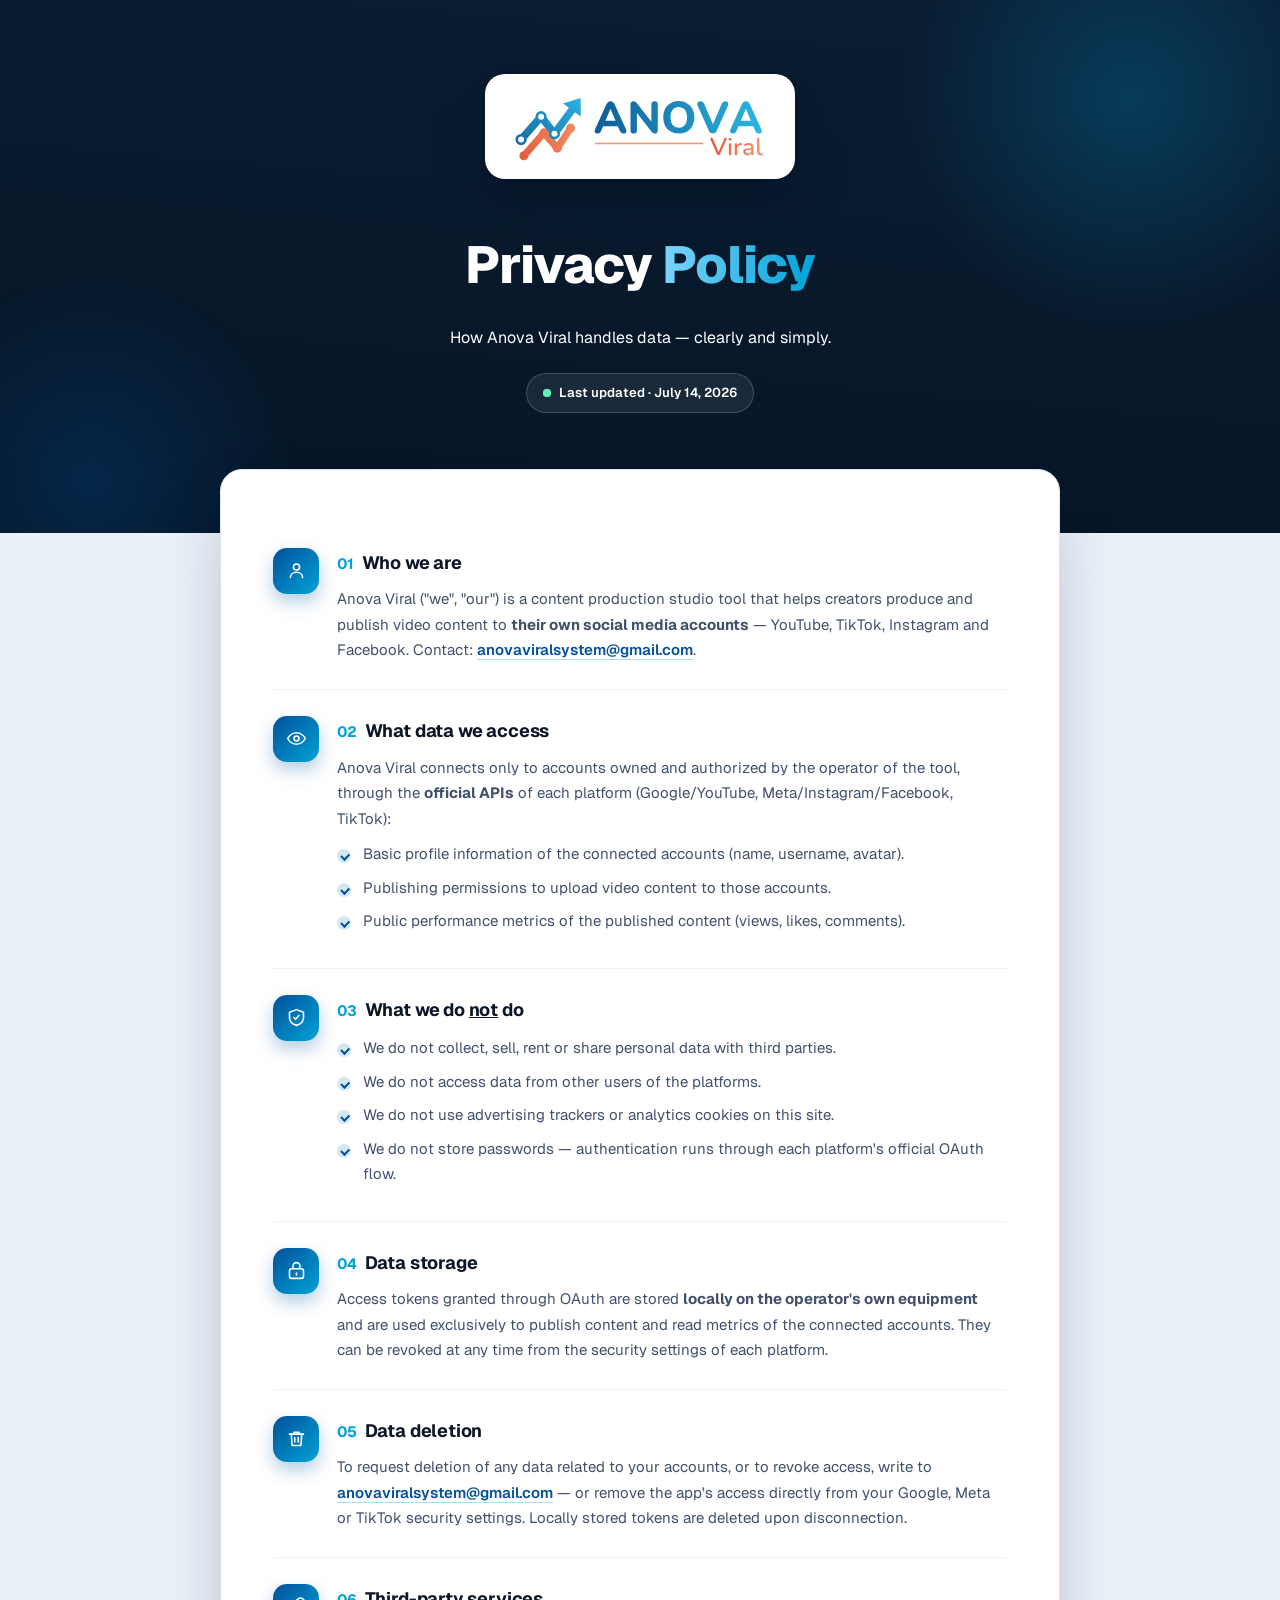
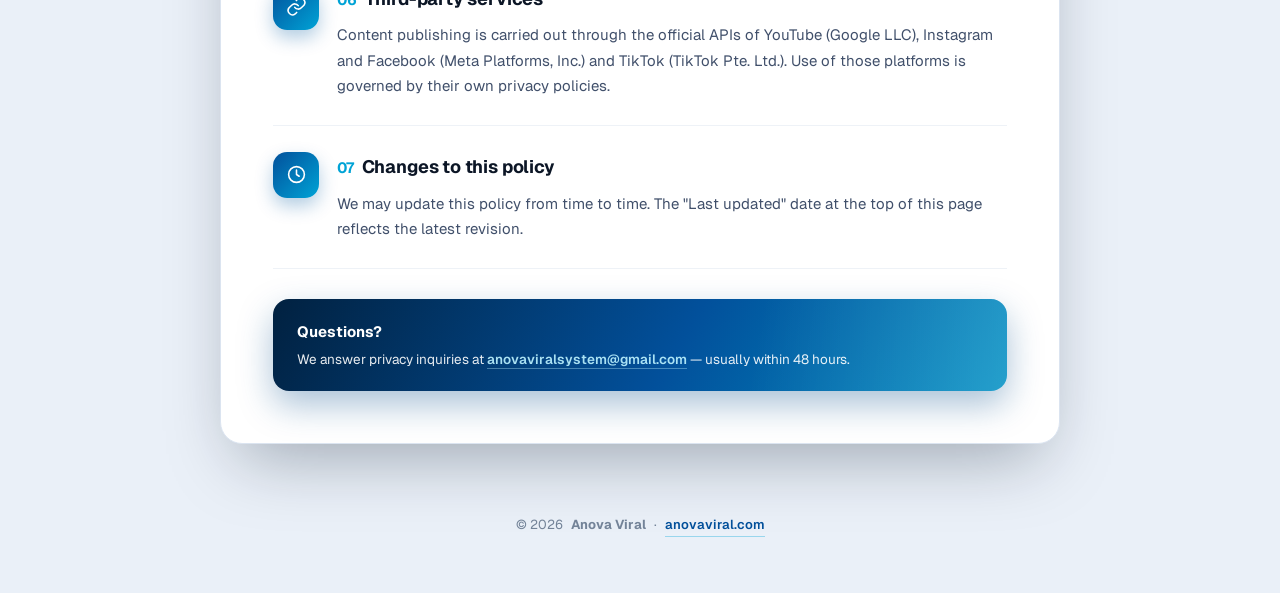
<file: privacidad.html>
<!DOCTYPE html>
<html lang="en">
<head>
<meta charset="UTF-8">
<meta name="viewport" content="width=device-width, initial-scale=1.0">
<title>Privacy Policy · Anova Viral</title>
<meta name="description" content="Privacy Policy of Anova Viral — faceless video studio.">
<link rel="preconnect" href="https://fonts.googleapis.com">
<link rel="preconnect" href="https://fonts.gstatic.com" crossorigin>
<link href="https://fonts.googleapis.com/css2?family=Geist:wght@400;500;600;700;800&display=swap" rel="stylesheet">
<style>
  :root{
    --navy:#061525; --navy2:#0a1d33; --azul:#02509b; --cian:#00a3d6;
    --txt:#0c1626; --mut:#748499; --line:#dbe4f0; --bg:#eaf0f8;
    --grad:linear-gradient(135deg,#02509b,#00a3d6);
  }
  *{ box-sizing:border-box; margin:0; padding:0; }
  html{ scroll-behavior:smooth; }
  body{ font-family:'Geist', system-ui, -apple-system, sans-serif; background:var(--bg); color:var(--txt);
    -webkit-font-smoothing:antialiased; line-height:1.7; }
  ::selection{ background:rgba(0,163,214,.28); }

  @keyframes fadeUp{ from{ opacity:0; transform:translateY(18px);} to{ opacity:1; transform:none;} }
  @keyframes shimmer{ 0%{ background-position:-160% 0;} 100%{ background-position:260% 0;} }
  @keyframes floaty{ 0%,100%{ transform:translateY(0);} 50%{ transform:translateY(-5px);} }
  @keyframes ringPulse{ 0%{ transform:scale(.9); opacity:.5;} 70%{ transform:scale(1.6); opacity:0;} 100%{ opacity:0;} }

  /* ---------- HERO ---------- */
  .hero{ position:relative; overflow:hidden; background:linear-gradient(185deg,#0a1d33 0%,#061525 100%); color:#fff;
    padding:74px 24px 120px; text-align:center; }
  .hero::before{ content:''; position:absolute; top:-140px; right:-90px; width:480px; height:480px; border-radius:50%;
    background:radial-gradient(circle, rgba(0,144,196,.28), transparent 68%); pointer-events:none; }
  .hero::after{ content:''; position:absolute; bottom:-160px; left:-120px; width:420px; height:420px; border-radius:50%;
    background:radial-gradient(circle, rgba(2,80,155,.30), transparent 70%); pointer-events:none; }
  .logopill{ position:relative; display:inline-block; background:#fff; border-radius:20px; padding:18px 30px 14px;
    box-shadow:0 18px 44px rgba(4,18,35,.5); animation:fadeUp .6s ease both, floaty 5s ease-in-out 1s infinite; }
  .logopill svg{ display:block; width:min(250px,60vw); height:auto; }
  .hero h1{ position:relative; font-size:clamp(34px,6vw,52px); font-weight:800; letter-spacing:-.02em; margin-top:34px;
    animation:fadeUp .6s ease .1s both; }
  .hero h1 em{ font-style:normal; background:linear-gradient(90deg,#7dd3fc,#00a3d6); -webkit-background-clip:text;
    background-clip:text; color:transparent; }
  .hero p{ position:relative; opacity:.78; margin-top:14px; font-size:16px; animation:fadeUp .6s ease .18s both; }
  .chipdate{ position:relative; display:inline-flex; align-items:center; gap:8px; margin-top:22px; font-size:13px; font-weight:600;
    background:rgba(255,255,255,.08); border:1px solid rgba(255,255,255,.18); border-radius:99px; padding:8px 16px;
    backdrop-filter:blur(6px); animation:fadeUp .6s ease .26s both; }
  .chipdate .dot{ position:relative; width:8px; height:8px; }
  .chipdate .dot::before{ content:''; position:absolute; inset:0; border-radius:50%; background:#5ff0b0; animation:ringPulse 2.2s ease-out infinite; }
  .chipdate .dot::after{ content:''; position:absolute; inset:0; border-radius:50%; background:#5ff0b0; }

  /* ---------- CARD ---------- */
  .wrap{ position:relative; max-width:880px; margin:-64px auto 70px; padding:0 20px; }
  .card{ background:#fff; border:1px solid var(--line); border-radius:22px; padding:clamp(28px,5vw,52px);
    box-shadow:0 30px 70px -20px rgba(6,21,37,.35); animation:fadeUp .6s ease .3s both; }

  .sec{ display:flex; gap:18px; padding:26px 0; border-bottom:1px solid #eef2f7; }
  .sec:last-of-type{ border-bottom:none; }
  .ic{ flex:none; width:46px; height:46px; border-radius:14px; background:var(--grad); color:#fff;
    display:flex; align-items:center; justify-content:center; box-shadow:0 8px 18px rgba(2,88,158,.30); }
  .sec h2{ font-size:18px; font-weight:700; letter-spacing:-.01em; margin-bottom:8px; }
  .sec h2 small{ color:var(--cian); font-weight:700; margin-right:8px; }
  .sec p, .sec li{ font-size:15px; color:#41506b; }
  .sec ul{ margin:10px 0 0; list-style:none; }
  .sec li{ position:relative; padding-left:26px; margin-bottom:8px; }
  .sec li::before{ content:''; position:absolute; left:0; top:8px; width:14px; height:14px; border-radius:50%;
    background:linear-gradient(135deg,rgba(2,80,155,.15),rgba(0,163,214,.2)); }
  .sec li::after{ content:''; position:absolute; left:4px; top:12px; width:6px; height:3.5px;
    border-left:2px solid var(--azul); border-bottom:2px solid var(--azul); transform:rotate(-45deg); }
  a{ color:var(--azul); font-weight:600; text-decoration:none; border-bottom:1.5px solid rgba(0,163,214,.35); }
  a:hover{ border-bottom-color:var(--cian); }

  .note{ margin-top:30px; border-radius:16px; padding:20px 24px; color:#fff; position:relative; overflow:hidden;
    background:linear-gradient(120deg,#012140 0%,#02509b 55%,#0090c4 100%); box-shadow:0 14px 34px rgba(12,80,140,.35); }
  .note::before{ content:''; position:absolute; inset:0;
    background:linear-gradient(100deg, transparent 30%, rgba(255,255,255,.18) 50%, transparent 70%);
    background-size:220% 100%; animation:shimmer 6s linear infinite; }
  .note b{ display:block; font-size:15px; margin-bottom:4px; position:relative; }
  .note p{ font-size:13.5px; opacity:.9; position:relative; }
  .note a{ color:#bdf3ff; border-bottom-color:rgba(189,243,255,.4); }

  footer{ text-align:center; padding:0 20px 56px; color:var(--mut); font-size:13px; }
  footer .mini{ display:inline-flex; align-items:center; gap:8px; }
  @media (max-width:560px){ .sec{ flex-direction:column; gap:10px; } }
</style>
</head>
<body>

<div class="hero">
  <div class="logopill"><svg xmlns="http://www.w3.org/2000/svg" viewBox="0 0 839 245"><defs><linearGradient id="blue" x1="20" y1="170" x2="170" y2="30" gradientUnits="userSpaceOnUse"><stop offset="0" stop-color="#0E5C97"/><stop offset="1" stop-color="#2CB6E2"/></linearGradient><linearGradient id="coral" x1="30" y1="160" x2="170" y2="80" gradientUnits="userSpaceOnUse"><stop offset="0" stop-color="#E45B39"/><stop offset="1" stop-color="#F4946D"/></linearGradient><linearGradient id="bt" x1="264" y1="0" x2="831.3" y2="0" gradientUnits="userSpaceOnUse"><stop offset="0" stop-color="#0E5C97"/><stop offset="1" stop-color="#2CB6E2"/></linearGradient><linearGradient id="ct" x1="654.3" y1="0" x2="831.3" y2="0" gradientUnits="userSpaceOnUse"><stop offset="0" stop-color="#E45B39"/><stop offset="1" stop-color="#F4946D"/></linearGradient></defs><g transform="translate(-34,-26) scale(1.60)"><g stroke-linecap="round" stroke-linejoin="round" fill="none"><path d="M 40.00,150.00 L 82.00,102.00 L 110.00,134.00 L 138.00,92.00" stroke="url(#coral)" stroke-width="15"/><path d="M 34.00,116.00 L 76.00,68.00 L 104.00,104.00 L 144.22,49.16" stroke="url(#blue)" stroke-width="16"/></g><path d="M 159.00,29.00 L 159.22,67.60 L 122.12,40.40 Z" fill="url(#blue)"/><g fill="url(#coral)"><circle cx="40" cy="150" r="9.5"/><circle cx="82" cy="102" r="9.5"/><circle cx="110" cy="134" r="9.5"/><circle cx="138" cy="92" r="9.5"/></g><g fill="#fff" stroke="url(#blue)" stroke-width="5.5"><circle cx="34" cy="116" r="9"/><circle cx="76" cy="68" r="9"/><circle cx="104" cy="104" r="9"/></g></g><path d="M277.65 139.35Q273.45 139.35 270.825 137.39999999999998Q268.2 135.45 267.525 132.14999999999998Q266.85 128.85 268.8 124.8L307.2 40.650000000000006Q309.6 35.55 312.9 33.225Q316.2 30.900000000000006 320.55 30.900000000000006Q324.9 30.900000000000006 328.2 33.225Q331.5 35.55 333.75 40.650000000000006L372.45 124.8Q374.4 128.85 373.875 132.225Q373.35 135.6 370.8 137.475Q368.25 139.35 364.2 139.35Q359.1 139.35 356.32500000000005 136.95Q353.55 134.55 351.45 129.45L342.45 108.6L351.75 115.05H289.2L298.5 108.6L289.65 129.45Q287.4 134.7 284.92499999999995 137.02499999999998Q282.45 139.35 277.65 139.35ZM320.25 57.0 301.05 102.75 297.0 96.9H343.95L339.9 102.75L320.55 57.0Z M398.4 139.35Q393.15 139.35 390.375 136.425Q387.59999999999997 133.5 387.59999999999997 128.1V42.60000000000001Q387.59999999999997 36.900000000000006 390.375 33.900000000000006Q393.15 30.900000000000006 397.8 30.900000000000006Q401.84999999999997 30.900000000000006 404.025 32.475Q406.2 34.05 409.05 37.650000000000006L461.7 104.7H457.65V42.0Q457.65 36.75 460.42499999999995 33.825Q463.2 30.900000000000006 468.45 30.900000000000006Q473.7 30.900000000000006 476.475 33.825Q479.25 36.75 479.25 42.0V128.55Q479.25 133.5 476.7 136.425Q474.15 139.35 469.79999999999995 139.35Q465.59999999999997 139.35 463.125 137.7Q460.65 136.05 457.79999999999995 132.45L405.3 65.4H409.2V128.1Q409.2 133.5 406.5 136.425Q403.8 139.35 398.4 139.35Z M549.6 139.65Q534.0 139.65 522.225 132.825Q510.45 126.0 503.92499999999995 113.7Q497.4 101.4 497.4 85.05000000000001Q497.4 72.60000000000001 501.075 62.62500000000001Q504.75 52.650000000000006 511.65 45.525000000000006Q518.55 38.400000000000006 528.2249999999999 34.50000000000001Q537.9 30.60000000000001 549.6 30.60000000000001Q565.5 30.60000000000001 577.2 37.35000000000001Q588.9 44.10000000000001 595.425 56.325Q601.9499999999999 68.55 601.9499999999999 84.9Q601.9499999999999 97.35 598.1999999999999 107.4Q594.4499999999999 117.45 587.55 124.65Q580.65 131.85 571.05 135.75Q561.4499999999999 139.65 549.6 139.65ZM549.6 119.85Q558.4499999999999 119.85 564.675 115.725Q570.9 111.6 574.275 103.725Q577.65 95.85 577.65 85.05000000000001Q577.65 68.55 570.3 59.475Q562.9499999999999 50.400000000000006 549.6 50.400000000000006Q540.9 50.400000000000006 534.5999999999999 54.45Q528.3 58.5 525.0 66.3Q521.6999999999999 74.1 521.6999999999999 85.05000000000001Q521.6999999999999 101.4 529.05 110.625Q536.4 119.85 549.6 119.85Z M663.9 139.35Q659.0999999999999 139.35 656.0249999999999 137.175Q652.9499999999999 135.0 651.0 130.5L613.1999999999999 46.5Q611.0999999999999 42.0 612.0 38.475Q612.9 34.95 615.75 32.925000000000004Q618.5999999999999 30.900000000000006 622.65 30.900000000000006Q627.75 30.900000000000006 630.45 33.225Q633.15 35.55 634.9499999999999 40.05L668.0999999999999 116.7H660.5999999999999L693.75 39.900000000000006Q695.6999999999999 35.400000000000006 698.3999999999999 33.150000000000006Q701.0999999999999 30.900000000000006 705.9 30.900000000000006Q709.9499999999999 30.900000000000006 712.5749999999999 32.925000000000004Q715.1999999999999 34.95 715.875 38.475Q716.55 42.0 714.5999999999999 46.5L676.8 130.5Q674.6999999999999 135.0 671.7749999999999 137.175Q668.8499999999999 139.35 663.9 139.35Z M731.9999999999999 139.35Q727.8 139.35 725.175 137.39999999999998Q722.55 135.45 721.875 132.14999999999998Q721.1999999999999 128.85 723.1499999999999 124.8L761.55 40.650000000000006Q763.9499999999999 35.55 767.25 33.225Q770.55 30.900000000000006 774.8999999999999 30.900000000000006Q779.2499999999999 30.900000000000006 782.55 33.225Q785.8499999999999 35.55 788.0999999999999 40.650000000000006L826.8 124.8Q828.7499999999999 128.85 828.2249999999999 132.225Q827.6999999999999 135.6 825.1499999999999 137.475Q822.5999999999999 139.35 818.55 139.35Q813.4499999999999 139.35 810.675 136.95Q807.8999999999999 134.55 805.8 129.45L796.8 108.6L806.0999999999999 115.05H743.55L752.8499999999999 108.6L743.9999999999999 129.45Q741.7499999999999 134.7 739.2749999999999 137.02499999999998Q736.8 139.35 731.9999999999999 139.35ZM774.5999999999999 57.0 755.3999999999999 102.75 751.3499999999999 96.9H798.3L794.2499999999999 102.75L774.8999999999999 57.0Z" fill="url(#bt)"/><rect x="268.0" y="170" width="364.3" height="5.5" rx="2.75" fill="url(#coral)"/><path d="M682.962 212.574Q681.1579999999999 212.574 679.9689999999999 211.71300000000002Q678.78 210.852 678.0419999999999 209.13L655.9839999999999 159.192Q655.328 157.47 655.656 156.24Q655.9839999999999 155.01 657.009 154.313Q658.034 153.61599999999999 659.51 153.61599999999999Q661.396 153.61599999999999 662.3799999999999 154.43599999999998Q663.3639999999999 155.256 664.02 156.89600000000002L684.684 204.784H681.65L702.15 156.814Q702.8879999999999 155.256 703.913 154.43599999999998Q704.938 153.61599999999999 706.742 153.61599999999999Q708.218 153.61599999999999 709.161 154.313Q710.1039999999999 155.01 710.3499999999999 156.24Q710.596 157.47 709.858 159.192L687.882 209.13Q687.1439999999999 210.852 685.9959999999999 211.71300000000002Q684.848 212.574 682.962 212.574Z M721.584 212.492Q719.6159999999999 212.492 718.55 211.303Q717.4839999999999 210.114 717.4839999999999 207.982V176.002Q717.4839999999999 173.87 718.55 172.722Q719.6159999999999 171.574 721.584 171.574Q723.5519999999999 171.574 724.6589999999999 172.722Q725.766 173.87 725.766 176.002V207.982Q725.766 210.114 724.6999999999999 211.303Q723.6339999999999 212.492 721.584 212.492ZM721.584 163.046Q719.1239999999999 163.046 717.771 161.816Q716.4179999999999 160.586 716.4179999999999 158.372Q716.4179999999999 156.076 717.771 154.887Q719.1239999999999 153.698 721.584 153.698Q724.0439999999999 153.698 725.3969999999999 154.887Q726.7499999999999 156.076 726.7499999999999 158.372Q726.7499999999999 160.586 725.3969999999999 161.816Q724.0439999999999 163.046 721.584 163.046Z M741.592 212.574Q739.5419999999999 212.574 738.4759999999999 211.467Q737.41 210.36 737.41 208.392V175.59199999999998Q737.41 173.542 738.4759999999999 172.476Q739.5419999999999 171.41 741.428 171.41Q743.396 171.41 744.4209999999999 172.476Q745.4459999999999 173.542 745.4459999999999 175.59199999999998V181.578H744.626Q745.938 176.65800000000002 749.4639999999999 174.116Q752.99 171.574 758.4839999999999 171.164Q759.9599999999999 171.082 760.8209999999999 171.902Q761.682 172.722 761.764 174.444Q761.928 176.166 761.0260000000001 177.191Q760.124 178.216 758.2379999999999 178.38L756.68 178.54399999999998Q751.3499999999999 179.036 748.5619999999999 181.906Q745.774 184.776 745.774 189.778V208.392Q745.774 210.36 744.749 211.467Q743.7239999999999 212.574 741.592 212.574Z M780.788 212.738Q776.606 212.738 773.285 211.098Q769.9639999999999 209.458 768.078 206.67000000000002Q766.192 203.882 766.192 200.356Q766.192 195.928 768.447 193.345Q770.702 190.762 775.909 189.655Q781.116 188.548 789.972 188.548H793.826V193.632H790.054Q784.15 193.632 780.7059999999999 194.20600000000002Q777.262 194.78 775.827 196.13299999999998Q774.3919999999999 197.486 774.3919999999999 199.864Q774.3919999999999 202.98 776.5239999999999 204.90699999999998Q778.656 206.834 782.428 206.834Q785.462 206.834 787.758 205.399Q790.054 203.964 791.4069999999999 201.50400000000002Q792.76 199.044 792.76 195.846V186.416Q792.76 181.742 790.7919999999999 179.692Q788.824 177.642 784.314 177.642Q781.6899999999999 177.642 778.8609999999999 178.298Q776.0319999999999 178.954 772.9979999999999 180.512Q771.6039999999999 181.168 770.6199999999999 180.922Q769.636 180.676 769.0619999999999 179.815Q768.4879999999999 178.954 768.4469999999999 177.929Q768.406 176.904 768.939 175.92000000000002Q769.472 174.936 770.784 174.444Q774.3919999999999 172.722 777.9179999999999 171.98399999999998Q781.444 171.24599999999998 784.56 171.24599999999998Q790.054 171.24599999999998 793.621 172.968Q797.188 174.69 798.91 178.216Q800.632 181.742 800.632 187.31799999999998V208.392Q800.632 210.36 799.6479999999999 211.467Q798.664 212.574 796.778 212.574Q794.9739999999999 212.574 793.9079999999999 211.467Q792.842 210.36 792.842 208.392V203.062H793.5799999999999Q792.924 206.096 791.1610000000001 208.269Q789.398 210.442 786.774 211.59Q784.15 212.738 780.788 212.738Z M824.904 212.738Q818.5079999999999 212.738 815.269 209.007Q812.03 205.276 812.03 198.224V157.798Q812.03 155.748 813.096 154.682Q814.1619999999999 153.61599999999999 816.13 153.61599999999999Q818.098 153.61599999999999 819.2049999999999 154.682Q820.312 155.748 820.312 157.798V197.732Q820.312 201.832 821.9929999999999 203.841Q823.674 205.85 826.872 205.85Q827.61 205.85 828.184 205.809Q828.7579999999999 205.768 829.332 205.686Q830.3159999999999 205.604 830.7259999999999 206.219Q831.136 206.834 831.136 208.72Q831.136 210.442 830.3979999999999 211.385Q829.66 212.328 828.02 212.574Q827.2819999999999 212.656 826.462 212.697Q825.6419999999999 212.738 824.904 212.738Z" fill="url(#ct)"/></svg></div>
  <h1>Privacy <em>Policy</em></h1>
  <p>How Anova Viral handles data — clearly and simply.</p>
  <span class="chipdate"><span class="dot"></span> Last updated · July 14, 2026</span>
</div>

<div class="wrap">
  <div class="card">

    <div class="sec">
      <div class="ic"><svg width="21" height="21" viewBox="0 0 24 24" fill="none" stroke="currentColor" stroke-width="1.8" stroke-linecap="round" stroke-linejoin="round"><circle cx="12" cy="8" r="3.5"/><path d="M5 20c0-3.5 3-6 7-6s7 2.5 7 6"/></svg></div>
      <div>
        <h2><small>01</small>Who we are</h2>
        <p>Anova Viral ("we", "our") is a content production studio tool that helps creators produce and publish video content to <b>their own social media accounts</b> — YouTube, TikTok, Instagram and Facebook. Contact: <a href="mailto:anovaviralsystem@gmail.com">anovaviralsystem@gmail.com</a>.</p>
      </div>
    </div>

    <div class="sec">
      <div class="ic"><svg width="21" height="21" viewBox="0 0 24 24" fill="none" stroke="currentColor" stroke-width="1.8" stroke-linecap="round" stroke-linejoin="round"><path d="M2 12s3.5-6.5 10-6.5S22 12 22 12s-3.5 6.5-10 6.5S2 12 2 12z"/><circle cx="12" cy="12" r="2.8"/></svg></div>
      <div>
        <h2><small>02</small>What data we access</h2>
        <p>Anova Viral connects only to accounts owned and authorized by the operator of the tool, through the <b>official APIs</b> of each platform (Google/YouTube, Meta/Instagram/Facebook, TikTok):</p>
        <ul>
          <li>Basic profile information of the connected accounts (name, username, avatar).</li>
          <li>Publishing permissions to upload video content to those accounts.</li>
          <li>Public performance metrics of the published content (views, likes, comments).</li>
        </ul>
      </div>
    </div>

    <div class="sec">
      <div class="ic"><svg width="21" height="21" viewBox="0 0 24 24" fill="none" stroke="currentColor" stroke-width="1.8" stroke-linecap="round" stroke-linejoin="round"><path d="M12 3 4 6v6c0 4.5 3.2 7.6 8 9 4.8-1.4 8-4.5 8-9V6z"/><path d="m9 12 2 2 4-4.5"/></svg></div>
      <div>
        <h2><small>03</small>What we do <u>not</u> do</h2>
        <ul>
          <li>We do not collect, sell, rent or share personal data with third parties.</li>
          <li>We do not access data from other users of the platforms.</li>
          <li>We do not use advertising trackers or analytics cookies on this site.</li>
          <li>We do not store passwords — authentication runs through each platform's official OAuth flow.</li>
        </ul>
      </div>
    </div>

    <div class="sec">
      <div class="ic"><svg width="21" height="21" viewBox="0 0 24 24" fill="none" stroke="currentColor" stroke-width="1.8" stroke-linecap="round" stroke-linejoin="round"><rect x="4" y="10" width="16" height="11" rx="2.5"/><path d="M8 10V7a4 4 0 0 1 8 0v3"/><path d="M12 15v2.5"/></svg></div>
      <div>
        <h2><small>04</small>Data storage</h2>
        <p>Access tokens granted through OAuth are stored <b>locally on the operator's own equipment</b> and are used exclusively to publish content and read metrics of the connected accounts. They can be revoked at any time from the security settings of each platform.</p>
      </div>
    </div>

    <div class="sec">
      <div class="ic"><svg width="21" height="21" viewBox="0 0 24 24" fill="none" stroke="currentColor" stroke-width="1.8" stroke-linecap="round" stroke-linejoin="round"><path d="M4 7h16"/><path d="M9 7V5h6v2"/><path d="M6 7l1 13h10l1-13"/><path d="M10 11v5M14 11v5"/></svg></div>
      <div>
        <h2><small>05</small>Data deletion</h2>
        <p>To request deletion of any data related to your accounts, or to revoke access, write to <a href="mailto:anovaviralsystem@gmail.com">anovaviralsystem@gmail.com</a> — or remove the app's access directly from your Google, Meta or TikTok security settings. Locally stored tokens are deleted upon disconnection.</p>
      </div>
    </div>

    <div class="sec">
      <div class="ic"><svg width="21" height="21" viewBox="0 0 24 24" fill="none" stroke="currentColor" stroke-width="1.8" stroke-linecap="round" stroke-linejoin="round"><path d="M10 13a5 5 0 0 0 7.5.5l3-3a5 5 0 0 0-7-7l-1.7 1.7"/><path d="M14 11a5 5 0 0 0-7.5-.5l-3 3a5 5 0 0 0 7 7l1.7-1.7"/></svg></div>
      <div>
        <h2><small>06</small>Third-party services</h2>
        <p>Content publishing is carried out through the official APIs of YouTube (Google LLC), Instagram and Facebook (Meta Platforms, Inc.) and TikTok (TikTok Pte. Ltd.). Use of those platforms is governed by their own privacy policies.</p>
      </div>
    </div>

    <div class="sec">
      <div class="ic"><svg width="21" height="21" viewBox="0 0 24 24" fill="none" stroke="currentColor" stroke-width="1.8" stroke-linecap="round" stroke-linejoin="round"><circle cx="12" cy="12" r="9"/><path d="M12 7v5l3 2"/></svg></div>
      <div>
        <h2><small>07</small>Changes to this policy</h2>
        <p>We may update this policy from time to time. The "Last updated" date at the top of this page reflects the latest revision.</p>
      </div>
    </div>

    <div class="note">
      <b>Questions?</b>
      <p>We answer privacy inquiries at <a href="mailto:anovaviralsystem@gmail.com">anovaviralsystem@gmail.com</a> — usually within 48 hours.</p>
    </div>

  </div>
</div>

<footer>
  <span class="mini">© 2026 <b>Anova Viral</b> · <a href="https://www.anovaviral.com">anovaviral.com</a></span>
</footer>

</body>
</html>
</file>
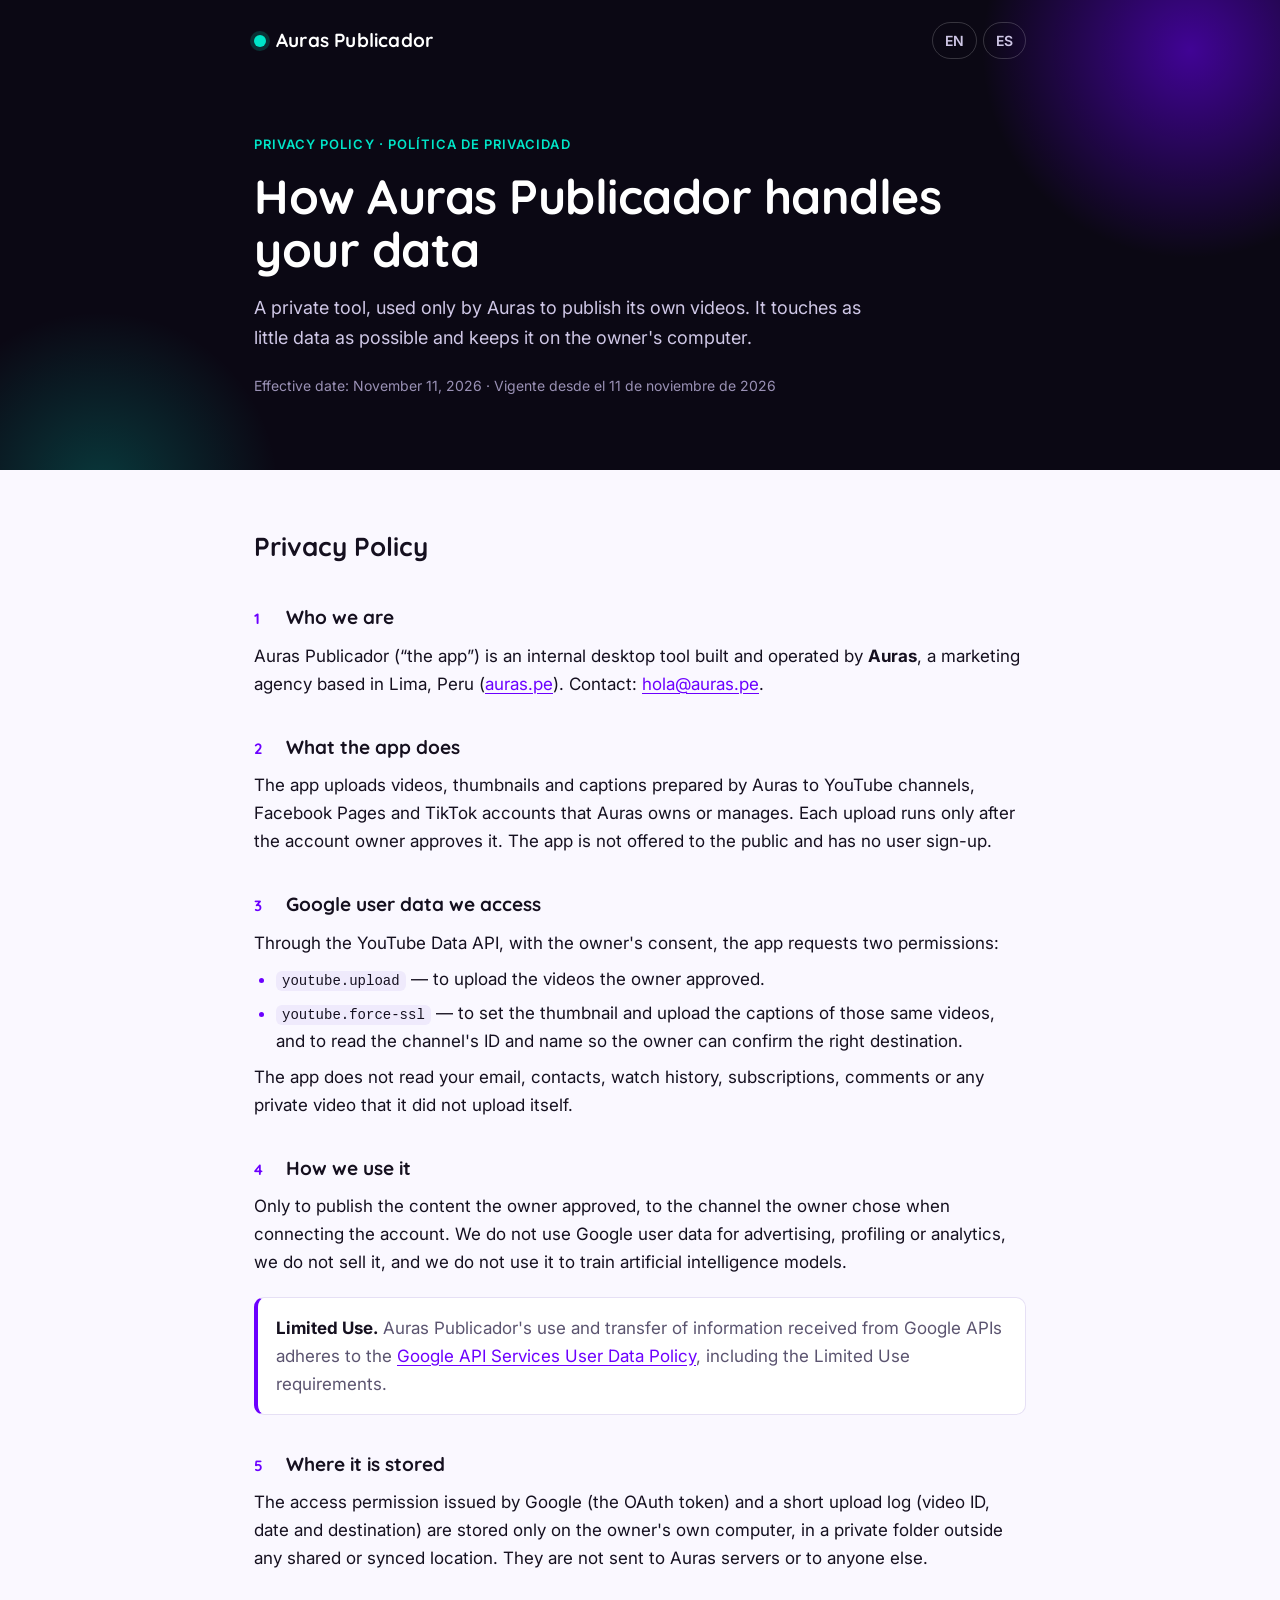
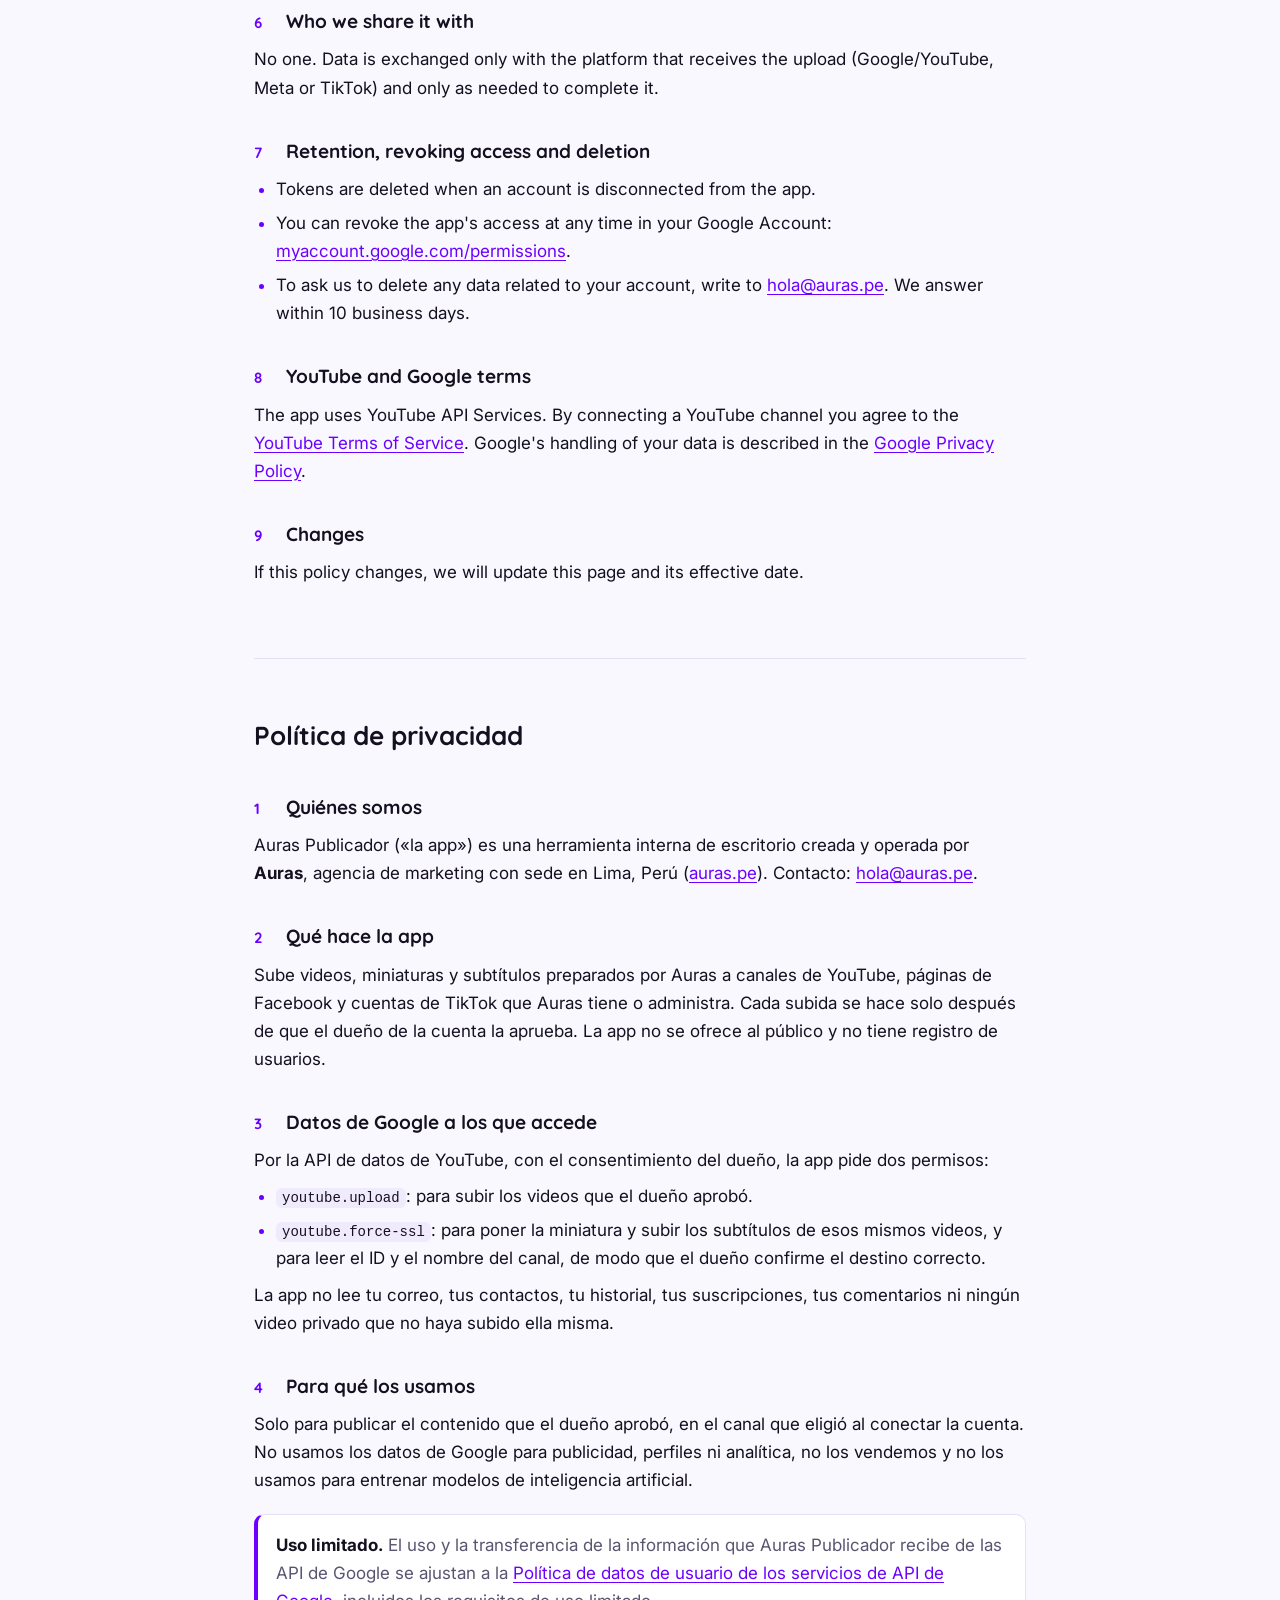
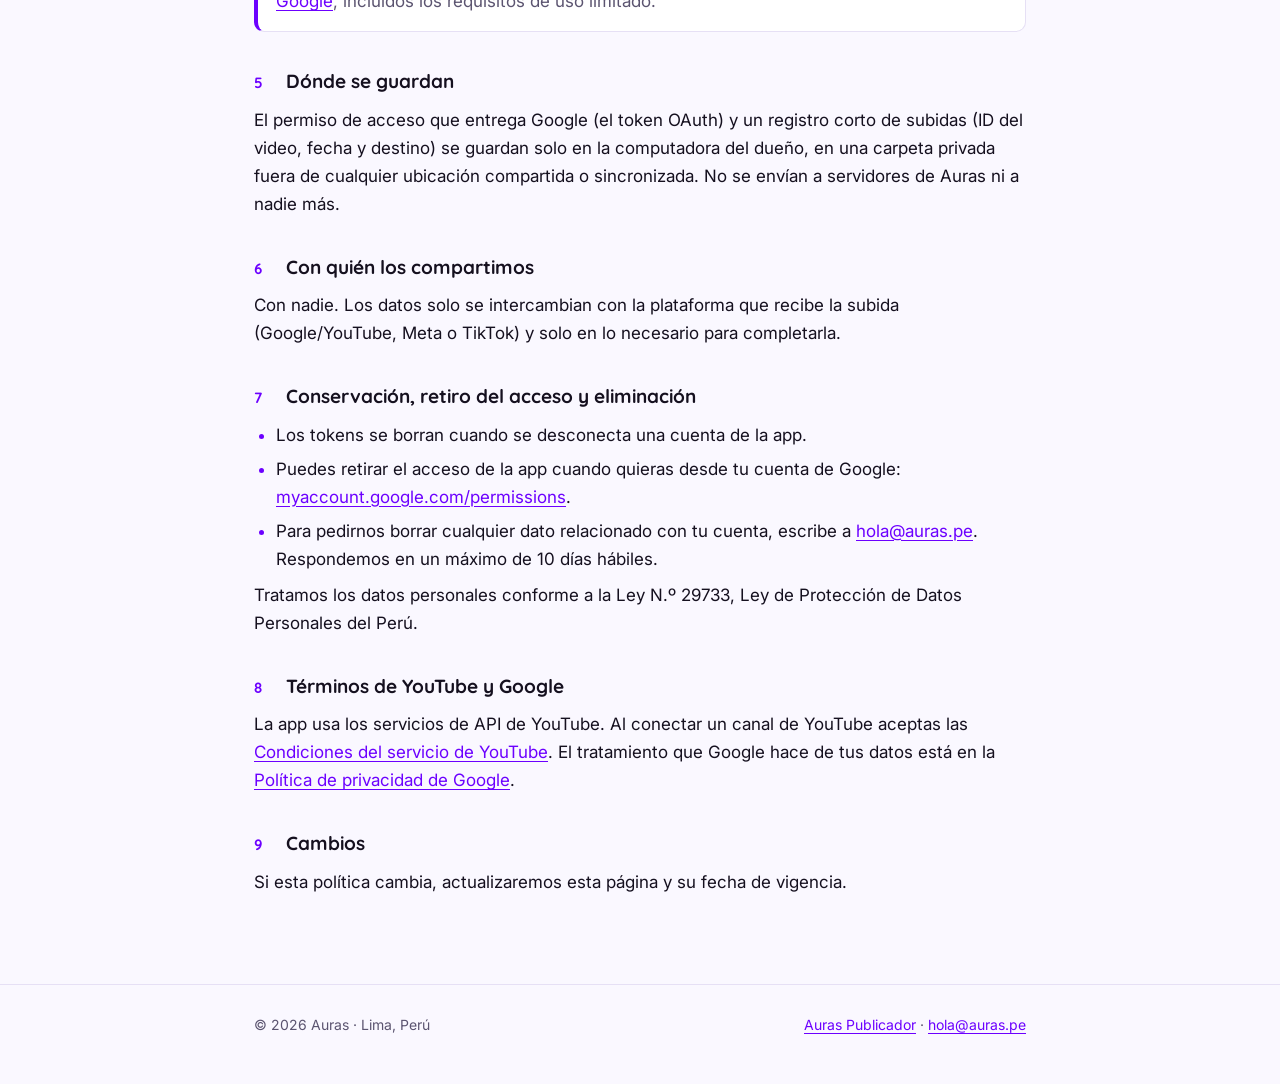
<file: publicador/privacidad.html>
<!DOCTYPE html>
<html lang="en">
<head>
<meta charset="utf-8">
<meta name="viewport" content="width=device-width,initial-scale=1">
<title>Privacy Policy · Auras Publicador</title>
<meta name="description" content="Privacy policy of Auras Publicador, the internal publishing tool of Auras (Lima, Peru).">
<link rel="preconnect" href="https://fonts.googleapis.com"><link rel="preconnect" href="https://fonts.gstatic.com" crossorigin>
<link href="https://fonts.googleapis.com/css2?family=Inter:wght@400;600&family=Quicksand:wght@600;700&display=swap" rel="stylesheet">
<link rel="stylesheet" href="estilo.css">
</head>
<body>
<header class="cabecera">
  <div class="envoltura">
    <nav class="barra">
      <a class="marca" href="./"><span class="punto"></span>Auras Publicador</a>
      <div class="idiomas"><a href="#en">EN</a><a href="#es">ES</a></div>
    </nav>
    <div class="titular">
      <span class="etiqueta">Privacy Policy · Política de privacidad</span>
      <h1>How Auras Publicador handles your data</h1>
      <p class="bajada">A private tool, used only by Auras to publish its own videos. It touches as little data as possible and keeps it on the owner's computer.</p>
      <p class="fecha">Effective date: November 11, 2026 · Vigente desde el 11 de noviembre de 2026</p>
    </div>
  </div>
</header>

<main class="envoltura">
<section class="idioma" id="en" lang="en">
  <h2>Privacy Policy</h2>

  <h3><span class="n">1</span>Who we are</h3>
  <p>Auras Publicador (“the app”) is an internal desktop tool built and operated by <strong>Auras</strong>, a marketing agency based in Lima, Peru (<a href="https://auras.pe">auras.pe</a>). Contact: <a href="mailto:hola@auras.pe">hola@auras.pe</a>.</p>

  <h3><span class="n">2</span>What the app does</h3>
  <p>The app uploads videos, thumbnails and captions prepared by Auras to YouTube channels, Facebook Pages and TikTok accounts that Auras owns or manages. Each upload runs only after the account owner approves it. The app is not offered to the public and has no user sign-up.</p>

  <h3><span class="n">3</span>Google user data we access</h3>
  <p>Through the YouTube Data API, with the owner's consent, the app requests two permissions:</p>
  <ul>
    <li><code>youtube.upload</code> — to upload the videos the owner approved.</li>
    <li><code>youtube.force-ssl</code> — to set the thumbnail and upload the captions of those same videos, and to read the channel's ID and name so the owner can confirm the right destination.</li>
  </ul>
  <p>The app does not read your email, contacts, watch history, subscriptions, comments or any private video that it did not upload itself.</p>

  <h3><span class="n">4</span>How we use it</h3>
  <p>Only to publish the content the owner approved, to the channel the owner chose when connecting the account. We do not use Google user data for advertising, profiling or analytics, we do not sell it, and we do not use it to train artificial intelligence models.</p>
  <div class="nota"><strong>Limited Use.</strong> Auras Publicador's use and transfer of information received from Google APIs adheres to the <a href="https://developers.google.com/terms/api-services-user-data-policy">Google API Services User Data Policy</a>, including the Limited Use requirements.</div>

  <h3><span class="n">5</span>Where it is stored</h3>
  <p>The access permission issued by Google (the OAuth token) and a short upload log (video ID, date and destination) are stored only on the owner's own computer, in a private folder outside any shared or synced location. They are not sent to Auras servers or to anyone else.</p>

  <h3><span class="n">6</span>Who we share it with</h3>
  <p>No one. Data is exchanged only with the platform that receives the upload (Google/YouTube, Meta or TikTok) and only as needed to complete it.</p>

  <h3><span class="n">7</span>Retention, revoking access and deletion</h3>
  <ul>
    <li>Tokens are deleted when an account is disconnected from the app.</li>
    <li>You can revoke the app's access at any time in your Google Account: <a href="https://myaccount.google.com/permissions">myaccount.google.com/permissions</a>.</li>
    <li>To ask us to delete any data related to your account, write to <a href="mailto:hola@auras.pe">hola@auras.pe</a>. We answer within 10 business days.</li>
  </ul>

  <h3><span class="n">8</span>YouTube and Google terms</h3>
  <p>The app uses YouTube API Services. By connecting a YouTube channel you agree to the <a href="https://www.youtube.com/t/terms">YouTube Terms of Service</a>. Google's handling of your data is described in the <a href="https://policies.google.com/privacy">Google Privacy Policy</a>.</p>

  <h3><span class="n">9</span>Changes</h3>
  <p>If this policy changes, we will update this page and its effective date.</p>
</section>

<section class="idioma" id="es" lang="es">
  <h2>Política de privacidad</h2>

  <h3><span class="n">1</span>Quiénes somos</h3>
  <p>Auras Publicador («la app») es una herramienta interna de escritorio creada y operada por <strong>Auras</strong>, agencia de marketing con sede en Lima, Perú (<a href="https://auras.pe">auras.pe</a>). Contacto: <a href="mailto:hola@auras.pe">hola@auras.pe</a>.</p>

  <h3><span class="n">2</span>Qué hace la app</h3>
  <p>Sube videos, miniaturas y subtítulos preparados por Auras a canales de YouTube, páginas de Facebook y cuentas de TikTok que Auras tiene o administra. Cada subida se hace solo después de que el dueño de la cuenta la aprueba. La app no se ofrece al público y no tiene registro de usuarios.</p>

  <h3><span class="n">3</span>Datos de Google a los que accede</h3>
  <p>Por la API de datos de YouTube, con el consentimiento del dueño, la app pide dos permisos:</p>
  <ul>
    <li><code>youtube.upload</code>: para subir los videos que el dueño aprobó.</li>
    <li><code>youtube.force-ssl</code>: para poner la miniatura y subir los subtítulos de esos mismos videos, y para leer el ID y el nombre del canal, de modo que el dueño confirme el destino correcto.</li>
  </ul>
  <p>La app no lee tu correo, tus contactos, tu historial, tus suscripciones, tus comentarios ni ningún video privado que no haya subido ella misma.</p>

  <h3><span class="n">4</span>Para qué los usamos</h3>
  <p>Solo para publicar el contenido que el dueño aprobó, en el canal que eligió al conectar la cuenta. No usamos los datos de Google para publicidad, perfiles ni analítica, no los vendemos y no los usamos para entrenar modelos de inteligencia artificial.</p>
  <div class="nota"><strong>Uso limitado.</strong> El uso y la transferencia de la información que Auras Publicador recibe de las API de Google se ajustan a la <a href="https://developers.google.com/terms/api-services-user-data-policy">Política de datos de usuario de los servicios de API de Google</a>, incluidos los requisitos de uso limitado.</div>

  <h3><span class="n">5</span>Dónde se guardan</h3>
  <p>El permiso de acceso que entrega Google (el token OAuth) y un registro corto de subidas (ID del video, fecha y destino) se guardan solo en la computadora del dueño, en una carpeta privada fuera de cualquier ubicación compartida o sincronizada. No se envían a servidores de Auras ni a nadie más.</p>

  <h3><span class="n">6</span>Con quién los compartimos</h3>
  <p>Con nadie. Los datos solo se intercambian con la plataforma que recibe la subida (Google/YouTube, Meta o TikTok) y solo en lo necesario para completarla.</p>

  <h3><span class="n">7</span>Conservación, retiro del acceso y eliminación</h3>
  <ul>
    <li>Los tokens se borran cuando se desconecta una cuenta de la app.</li>
    <li>Puedes retirar el acceso de la app cuando quieras desde tu cuenta de Google: <a href="https://myaccount.google.com/permissions">myaccount.google.com/permissions</a>.</li>
    <li>Para pedirnos borrar cualquier dato relacionado con tu cuenta, escribe a <a href="mailto:hola@auras.pe">hola@auras.pe</a>. Respondemos en un máximo de 10 días hábiles.</li>
  </ul>
  <p>Tratamos los datos personales conforme a la Ley N.º 29733, Ley de Protección de Datos Personales del Perú.</p>

  <h3><span class="n">8</span>Términos de YouTube y Google</h3>
  <p>La app usa los servicios de API de YouTube. Al conectar un canal de YouTube aceptas las <a href="https://www.youtube.com/t/terms">Condiciones del servicio de YouTube</a>. El tratamiento que Google hace de tus datos está en la <a href="https://policies.google.com/privacy">Política de privacidad de Google</a>.</p>

  <h3><span class="n">9</span>Cambios</h3>
  <p>Si esta política cambia, actualizaremos esta página y su fecha de vigencia.</p>
</section>
</main>

<footer><div class="envoltura"><span>© 2026 Auras · Lima, Perú</span><span><a href="./">Auras Publicador</a> · <a href="mailto:hola@auras.pe">hola@auras.pe</a></span></div></footer>
</body>
</html>
</file>
<file: publicador/estilo.css>
:root{--violeta:#6C00FF;--turquesa:#00E5C8;--tinta:#15101f;--fondo:#faf8ff;--gris:#5b5470;--linea:#e6e0f5}
*{box-sizing:border-box;margin:0;padding:0}
html{scroll-behavior:smooth}
body{font-family:Inter,system-ui,-apple-system,"Segoe UI",sans-serif;color:var(--tinta);background:var(--fondo);line-height:1.65;font-size:17px;-webkit-font-smoothing:antialiased}
a{color:var(--violeta);text-underline-offset:3px}
a:hover{color:#4b00b3}
.cabecera{background:#0b0814;color:#fff;position:relative;overflow:hidden}
.cabecera::after{content:"";position:absolute;right:-120px;top:-160px;width:420px;height:420px;border-radius:50%;background:radial-gradient(circle,rgba(108,0,255,.55),rgba(108,0,255,0) 70%)}
.cabecera::before{content:"";position:absolute;left:-80px;bottom:-200px;width:360px;height:360px;border-radius:50%;background:radial-gradient(circle,rgba(0,229,200,.22),rgba(0,229,200,0) 70%)}
.envoltura{max-width:820px;margin:0 auto;padding:0 24px;position:relative;z-index:1}
.barra{display:flex;justify-content:space-between;align-items:center;padding:22px 0}
.marca{display:flex;align-items:center;gap:10px;font-family:Quicksand,Inter,sans-serif;font-weight:700;font-size:19px;color:#fff;text-decoration:none;letter-spacing:.2px}
.marca:hover{color:#fff}
.punto{width:12px;height:12px;border-radius:50%;background:var(--turquesa);box-shadow:0 0 0 4px rgba(0,229,200,.18)}
.idiomas{display:flex;gap:6px}
.idiomas a{color:#cfc7e6;text-decoration:none;font-size:14px;font-weight:600;padding:6px 12px;border:1px solid rgba(255,255,255,.18);border-radius:999px}
.idiomas a:hover{color:#fff;border-color:var(--turquesa)}
.titular{padding:48px 0 64px}
.etiqueta{display:inline-block;font-size:13px;font-weight:600;letter-spacing:.08em;text-transform:uppercase;color:var(--turquesa);margin-bottom:14px}
h1{font-family:Quicksand,Inter,sans-serif;font-weight:700;font-size:clamp(32px,6vw,48px);line-height:1.12;letter-spacing:-.5px}
.bajada{color:#cfc7e6;font-size:18px;margin-top:16px;max-width:620px}
.fecha{color:#9a91b5;font-size:14px;margin-top:22px}
main.envoltura{padding-top:56px;padding-bottom:24px}
section.idioma{scroll-margin-top:24px}
section.idioma + section.idioma{margin-top:72px;padding-top:56px;border-top:1px solid var(--linea)}
h2{font-family:Quicksand,Inter,sans-serif;font-weight:700;font-size:26px;margin-bottom:8px}
h3{font-family:Quicksand,Inter,sans-serif;font-weight:700;font-size:19px;margin:34px 0 8px;display:flex;gap:10px;align-items:baseline}
h3 .n{color:var(--violeta);font-size:15px;min-width:22px}
p{margin:8px 0}
ul{margin:8px 0 8px 22px}
li{margin:6px 0}
li::marker{color:var(--violeta)}
.nota{background:#fff;border:1px solid var(--linea);border-left:4px solid var(--violeta);border-radius:10px;padding:16px 18px;margin:20px 0;color:var(--gris)}
.nota strong{color:var(--tinta)}
.tarjetas{display:grid;grid-template-columns:repeat(auto-fit,minmax(220px,1fr));gap:14px;margin:22px 0}
.tarjeta{background:#fff;border:1px solid var(--linea);border-radius:14px;padding:18px}
.tarjeta b{display:block;font-family:Quicksand,Inter,sans-serif;font-size:17px;margin-bottom:4px}
.tarjeta span{color:var(--gris);font-size:15px}
code{font-size:14px;background:#efeafc;padding:2px 6px;border-radius:6px}
footer{border-top:1px solid var(--linea);margin-top:56px;padding:28px 0 48px;color:var(--gris);font-size:14px}
footer .envoltura{display:flex;flex-wrap:wrap;gap:10px 24px;justify-content:space-between}
@media (max-width:560px){body{font-size:16px}.titular{padding:28px 0 44px}.barra{padding:18px 0}.idiomas a{padding:5px 10px}}
</file>
